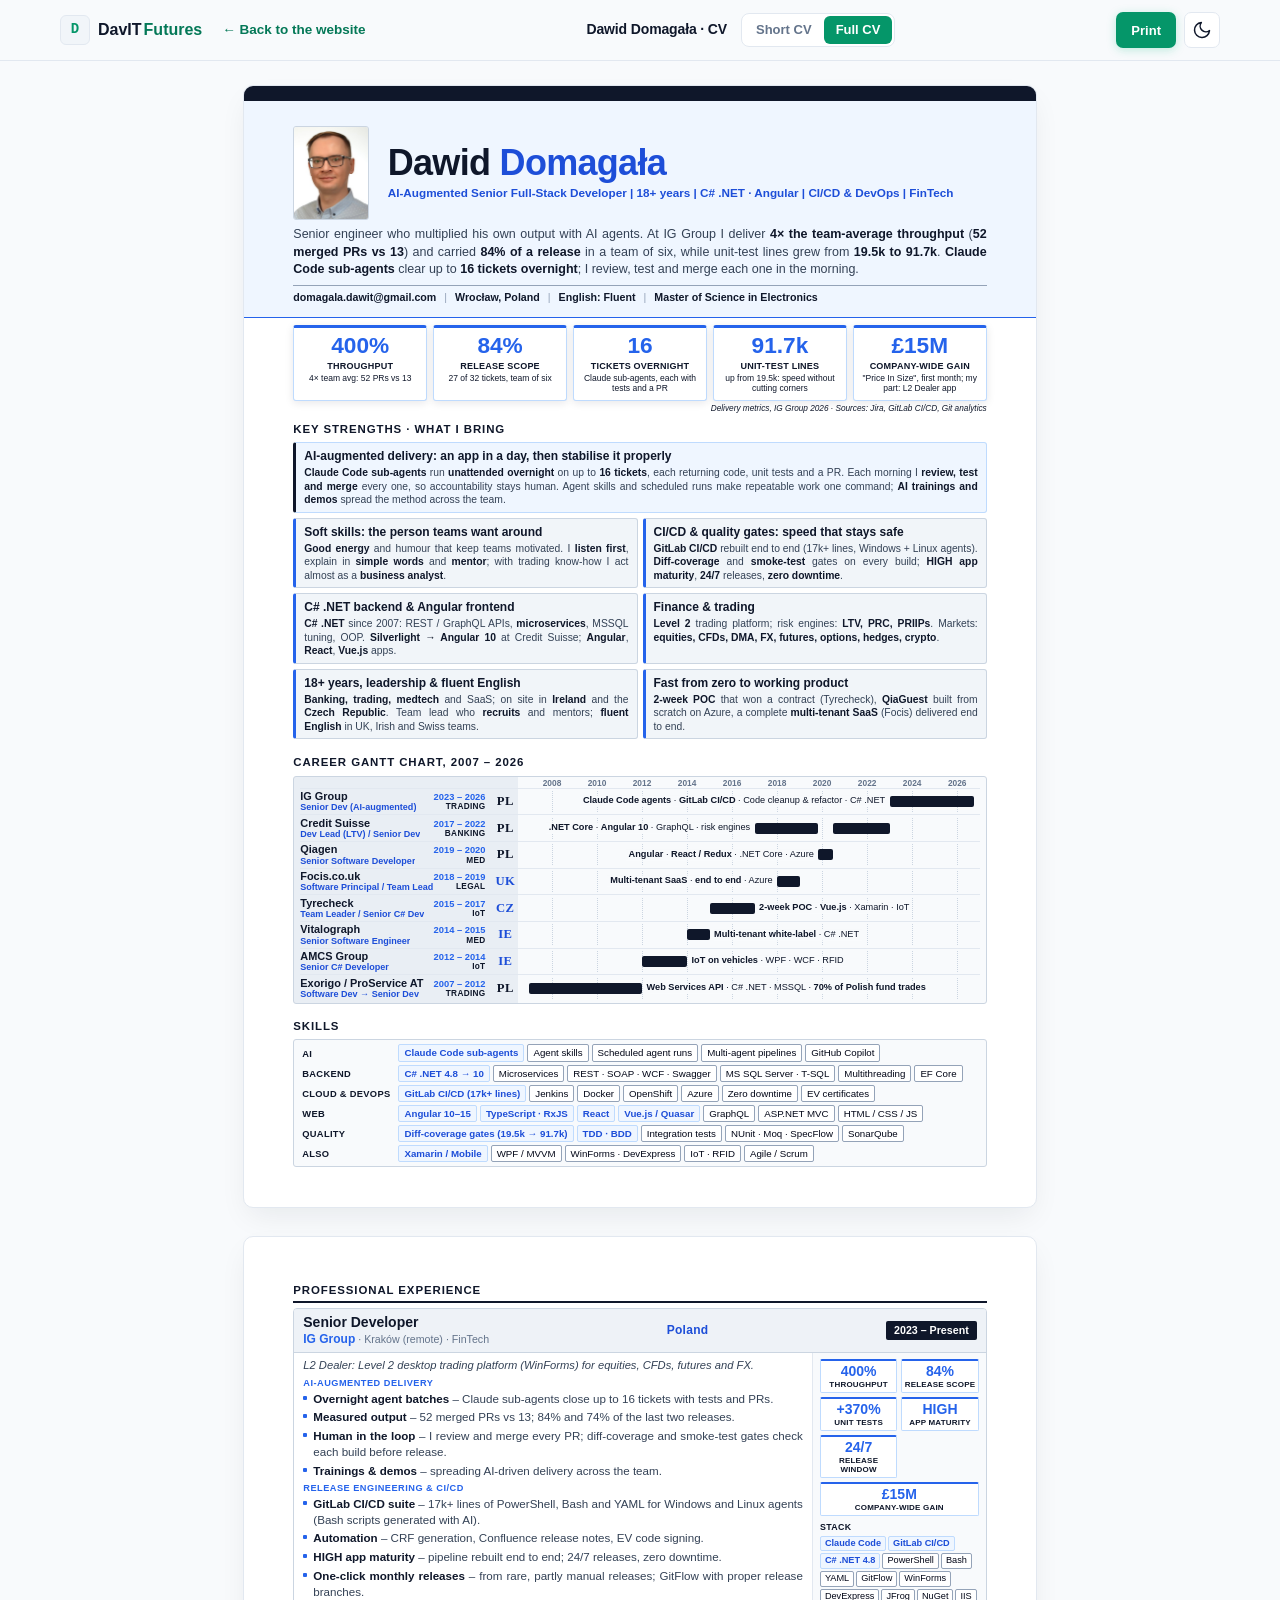
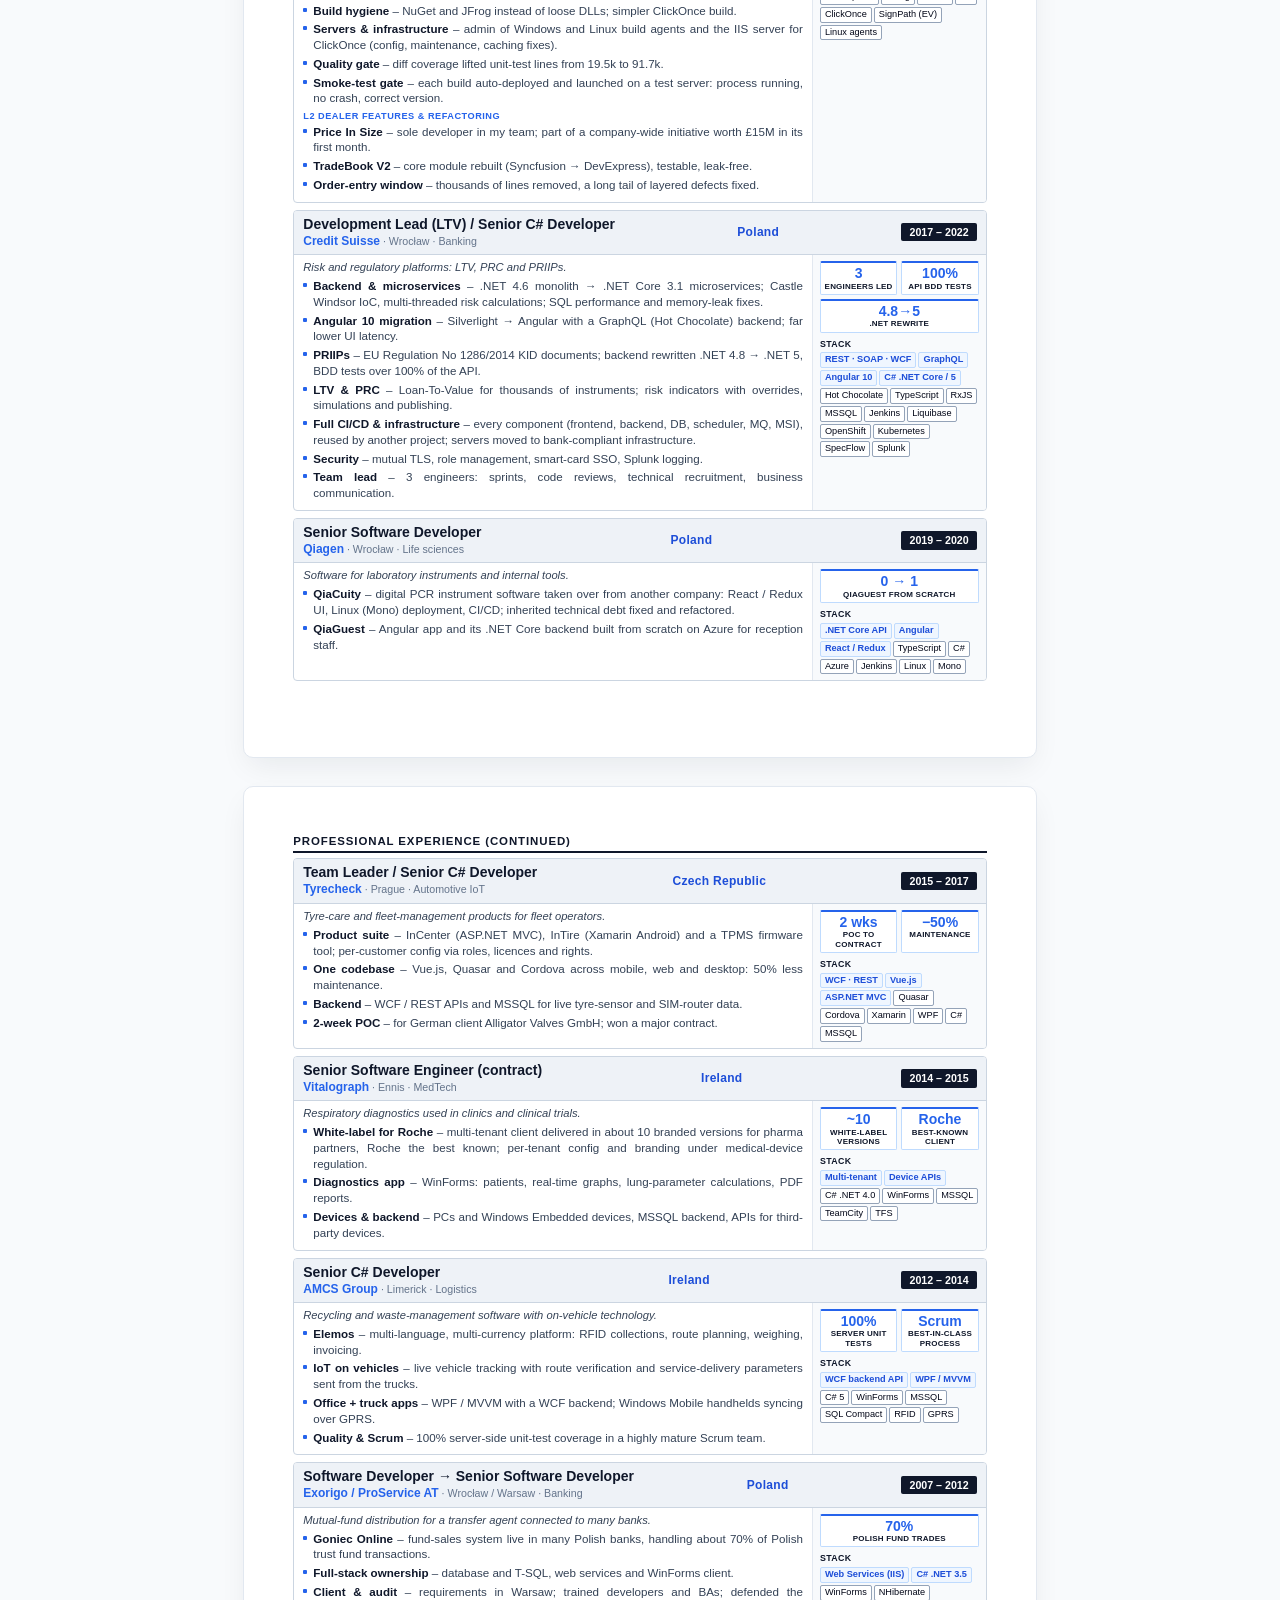
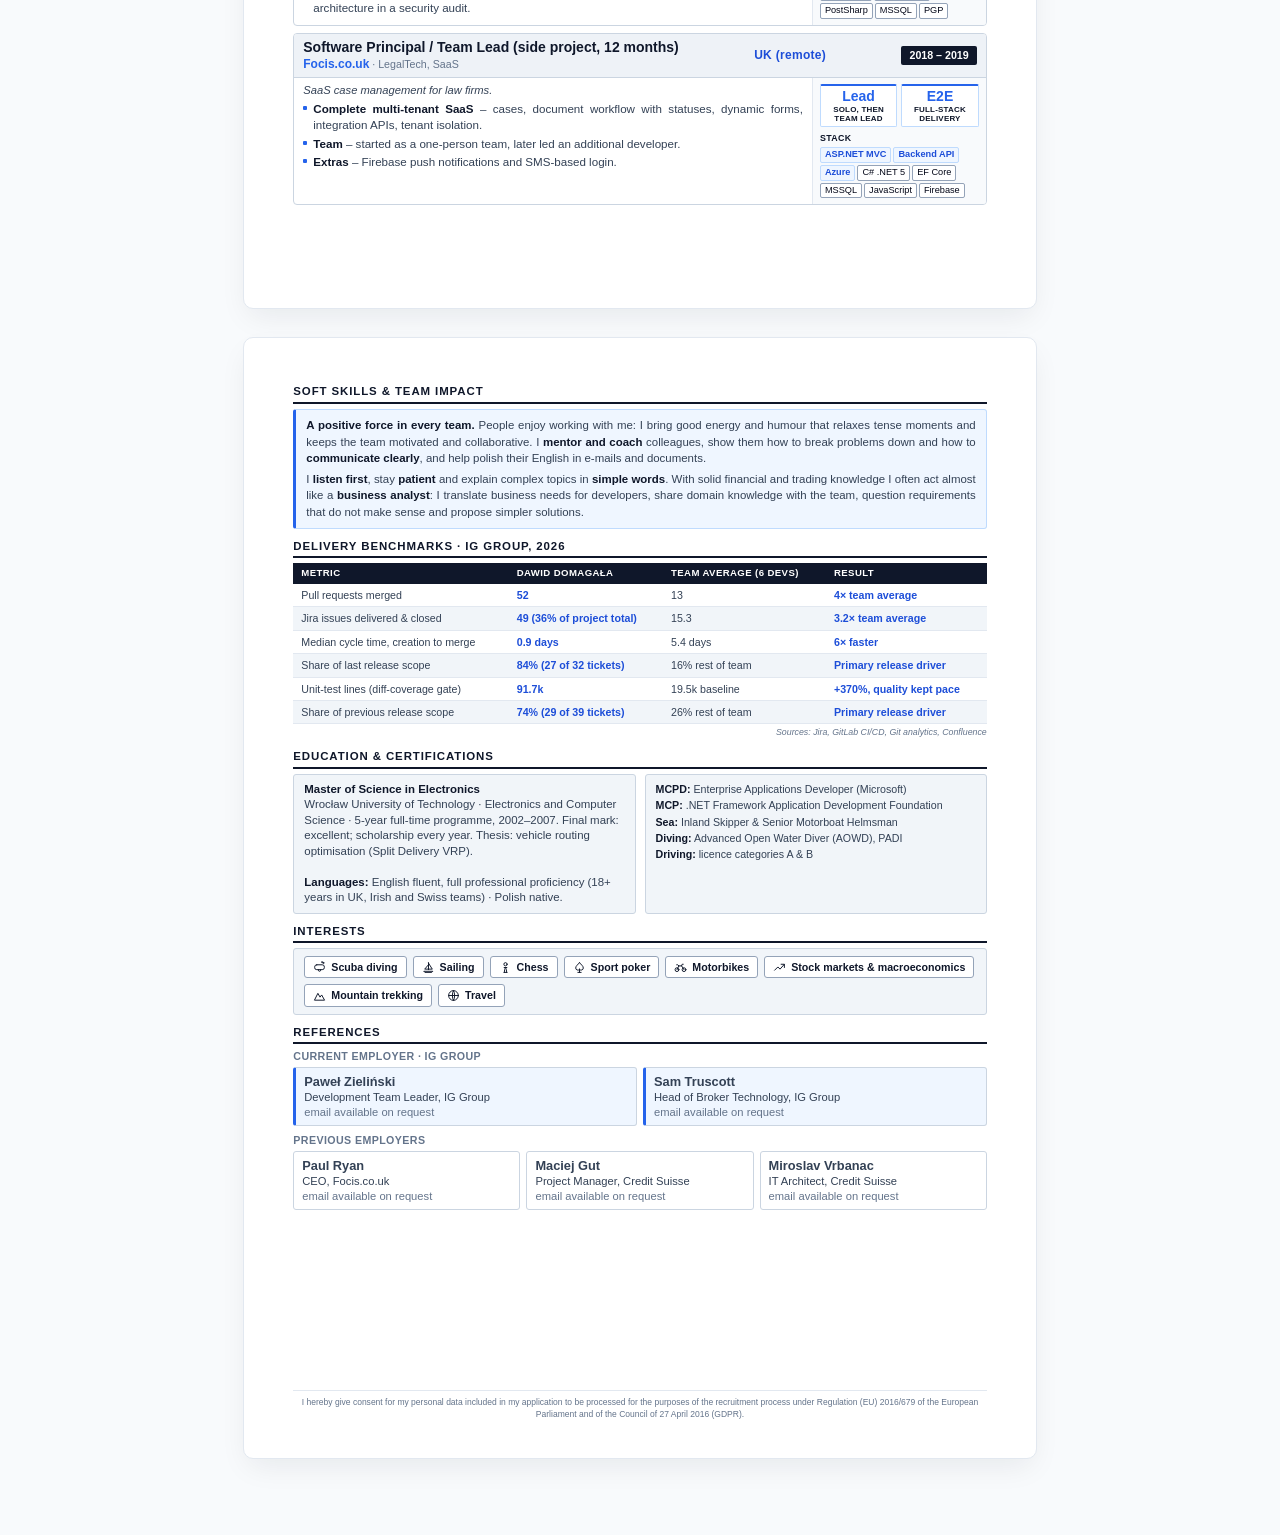
<file: src/DavITFutures.Web/wwwroot/cv/Dawid-Domagala-CV-full.html>
<!DOCTYPE html>
<html lang="en">
<head>
<meta charset="UTF-8">
<meta name="viewport" content="width=device-width, initial-scale=1, viewport-fit=cover">
<title>Dawid Domagała – CV</title>
<script>
(function () {
    var d = document.documentElement, t = null;
    try { t = localStorage.getItem("davit-theme"); } catch (e) { }
    d.dataset.theme = t || (matchMedia("(prefers-color-scheme: light)").matches ? "light" : "dark");
})();
</script>
<link rel="icon" type="image/svg+xml" href="../favicon.svg">
<link rel="stylesheet" href="https://fonts.googleapis.com/css2?family=Inter:wght@500;600;700;800&display=swap">

<style>
:root{--bg:#cbd5e1;--ink:#0f172a;--tx:#334155;--mute:#64748b;--line:#e2e8f0;--soft:#f1f5f9;--ac:#2563eb;--acd:#1d4ed8;--acl:#eff6ff;--acb:#bfdbfe;--hero:#0f172a;
box-sizing:border-box;padding-top:env(safe-area-inset-top,0px);padding-bottom:env(safe-area-inset-bottom,0px)}
@media (prefers-color-scheme:dark){:root:not([data-theme="light"]){--bg:#0b1220}}
:root[data-theme="dark"]{--bg:#0b1220}
html{scroll-padding-top:env(safe-area-inset-top,0px)}
*{box-sizing:border-box;margin:0;padding:0;-webkit-print-color-adjust:exact;print-color-adjust:exact}
body{background:var(--bg);font:8.6pt/1.35 -apple-system,BlinkMacSystemFont,"Segoe UI",Roboto,"Helvetica Neue",Arial,sans-serif;color:var(--tx);display:flex;flex-direction:column;align-items:center;padding:16px 8px}
.bar{position:sticky;top:env(safe-area-inset-top,0px);z-index:9;margin-bottom:14px;display:flex;gap:12px;align-items:center;background:rgba(15,23,42,.94);padding:7px 16px;border-radius:99px;color:#94a3b8;font-size:12px}
.bar button{background:var(--ac);color:#fff;border:0;border-radius:99px;padding:6px 15px;font-weight:600;font-size:13px;cursor:pointer}
.bar button:hover{background:var(--acd)}
.wrap{max-width:100%;overflow-x:auto}
.page{width:210mm;min-height:297mm;background:#fff;margin:0 auto 18px;padding:0 13mm 10mm;box-shadow:0 4px 20px rgba(15,23,42,.15);display:flex;flex-direction:column;gap:7px}
h2{font-size:8.6pt;font-weight:800;text-transform:uppercase;letter-spacing:.9px;color:var(--ink);border-bottom:2px solid var(--ink);padding-bottom:2px;margin-bottom:5px}
h2.nl{border-bottom:0;padding-bottom:0;margin-top:11px}
strong{color:var(--ink)}
/* HERO */
.hero{margin:0 -13mm;padding:6.5mm 13mm 3.5mm;background:var(--acl);border-top:4mm solid var(--ink);border-bottom:1.5px solid var(--ac)}
.hero .id{display:flex;gap:5mm;align-items:center}
.photo{flex:none;width:20mm;height:25mm;object-fit:cover;border-radius:3px;border:1px solid #cbd5e1}
.mono{flex:none;width:19mm;height:19mm;background:var(--ink);color:#fff;border-radius:3px;display:flex;align-items:center;justify-content:center;font-size:20pt;font-weight:900;letter-spacing:-1px}
.hero h1{font-size:27pt;font-weight:900;letter-spacing:-.7px;line-height:1;color:var(--ink)}
.hero h1 span{color:var(--acd)}
.hero .role{color:var(--acd);font-weight:800;font-size:8.8pt;margin-top:4px;white-space:nowrap}
.hero .pitch{font-size:9.4pt;line-height:1.4;margin-top:6px;color:var(--tx);text-align:justify}
.hero .pitch b{color:var(--ink)}
.contact{display:flex;flex-wrap:wrap;gap:3px 0;margin-top:6px;padding-top:4px;border-top:1px solid #94a3b8;font-size:8pt;color:var(--ink);font-weight:600}
.contact span:not(:last-child)::after{content:"|";color:#94a3b8;margin:0 8px;font-weight:400}
/* KPI */
.kpis{display:grid;grid-template-columns:repeat(5,1fr);gap:6px;margin-top:0}
.kpi{background:#fff;border:1px solid var(--acb);border-top:3px solid var(--ac);border-radius:3px;padding:6px 5px;text-align:center;box-shadow:0 2px 8px rgba(15,23,42,.1)}
.kpi b{display:block;font-size:17pt;font-weight:900;color:var(--ac);line-height:1}
.kpi span{display:block;font-size:6.8pt;font-weight:800;text-transform:uppercase;color:var(--ink);margin-top:3px;letter-spacing:.2px}
.kpi i{display:block;font-size:6.4pt;color:var(--ink);font-style:normal;margin-top:1px;line-height:1.2}
.src{font-size:6.2pt;color:var(--ink);font-style:italic;text-align:right;margin-top:-5px}
/* PILLARS */
.pillars{display:grid;grid-template-columns:1fr 1fr;gap:5px}
.pil{background:var(--soft);border:1px solid #cbd5e1;border-left:3.5px solid var(--ac);border-radius:3px;padding:5px 8px}
.pil h3{font-size:9pt;color:var(--ink);margin-bottom:2px}
.pil p{font-size:7.75pt;line-height:1.3;text-align:justify}
.pil.wide{grid-column:1/-1;background:var(--acl);border-color:var(--acb);border-left:3.5px solid var(--ink)}
/* TECH */
.tech{display:grid;grid-template-columns:auto 1fr;gap:3px 8px;align-items:center;border:1px solid #cbd5e1;border-radius:3px;background:#f8fafc;padding:4px 8px}
.tech dt{font-size:7pt;font-weight:800;text-transform:uppercase;color:var(--ink);padding-top:2px;letter-spacing:.3px}
.pills{display:flex;flex-wrap:wrap;gap:3px}
.pills span{background:#fff;border:1px solid #94a3b8;border-radius:2px;padding:1px 5px;font-size:7.3pt;color:#020617}
.pills span.h{background:var(--acl);border-color:var(--acb);color:var(--acd);font-weight:800}
/* TIMELINE */
.tl{display:grid;grid-template-columns:repeat(4,1fr);gap:5px}
.tl div{background:var(--soft);border:1px solid #cbd5e1;border-radius:3px;padding:5px 6px;line-height:1.22;display:flex;flex-direction:column}
.tl .y{color:var(--ac);font-weight:900;font-size:8.4pt}
.tl b{display:block;font-size:8.6pt;color:var(--ink)}
.tl em{display:block;font-style:normal;font-weight:800;font-size:6.5pt;text-transform:uppercase;letter-spacing:.2px;color:var(--ink)}
.tl u{display:block;text-decoration:none;font-weight:700;color:var(--ac);font-size:7pt;margin:1px 0 2px}
.tl small{display:block;font-size:6.7pt;color:var(--tx);background:#fff;border:1px solid #cbd5e1;border-radius:2px;padding:2px 4px}
.tl small b{display:inline;font-size:inherit}
.tl div.side{border-style:dashed;background:#fff;border-right:3.5px solid var(--ac)}
.tl s{text-decoration:none;font-size:6pt;color:var(--ac);font-weight:800}
.tl div.now{border-left:3.5px solid var(--ac)}
/* GANTT */
.gantt{display:flex;flex-direction:column;border:1px solid #cbd5e1;border-radius:3px;background:linear-gradient(to right,#e9eef4 0,#e9eef4 calc(6px + 57mm + 3px),#f8fafc calc(6px + 57mm + 3px));padding:1px 6px 2px}
.gr,.gaxis{display:grid;grid-template-columns:49mm 9mm 1fr;gap:5px;align-items:center}
.gcc{font-family:Georgia,"Times New Roman",serif;font-size:9.5pt;font-weight:700;letter-spacing:.4px;text-indent:-.4px;text-align:center;color:var(--ink);line-height:1;transform:translateX(-2px)}
.gcc.f{color:var(--acd)}
.gr{border-top:1px solid #e2e8f0;padding:1.5px 0}
.gaxis .gt{height:10px}
.gaxis .gt span{position:absolute;transform:translateX(-50%);font-size:6.3pt;font-weight:800;color:var(--mute);top:0}
.gl{min-width:0}
.gh{display:flex;justify-content:space-between;gap:6px;align-items:baseline;line-height:1.1}
.gh b{font-size:8.2pt;color:var(--ink)}
.gh span{font-size:7pt;font-weight:800;color:var(--ac);white-space:nowrap}
.gs{font-size:6.8pt;font-weight:700;color:var(--acd);line-height:1.15;white-space:nowrap;display:flex;justify-content:space-between;gap:6px}
.gs u{text-decoration:none;overflow:hidden;text-overflow:ellipsis}
.gs i{font-style:normal;font-weight:600;color:var(--ink);font-size:6.2pt;letter-spacing:.3px}
.gt{position:relative;height:21px}
.gt i{position:absolute;top:0;bottom:0;border-left:1px dotted #cbd5e1}
.gb{position:absolute;top:5px;height:11px;border-radius:2px;background:var(--ink)}
.gx{position:absolute;top:50%;transform:translateY(-50%);font-style:normal;font-size:6.9pt;color:var(--ink);white-space:nowrap;background:#f8fafc;padding:0 3px;line-height:1.2}
.gx b{color:var(--ink);font-weight:800}
.gx{padding:0 3px 0 0}
.gxr{padding:0 0 0 3px;text-align:right}

/* EXPERIENCE CARDS */
.xjob{border:1px solid #cbd5e1;border-radius:4px;overflow:hidden;break-inside:avoid;background:#fff}
.xhead{display:flex;justify-content:space-between;align-items:center;gap:8px;background:#eef2f7;border-bottom:1px solid #cbd5e1;padding:5px 9px}
.xhead .xr{font-size:10.5pt;font-weight:800;color:var(--ink);line-height:1.15}
.xhead .xc{font-size:8pt;color:var(--mute);margin-top:1px}
.xhead .xc b{color:var(--ac);font-size:9pt;font-weight:800}
.xhead .dt{font-weight:800;color:#fff;background:var(--ink);padding:2px 8px;border-radius:2px;font-size:8pt;white-space:nowrap}
.xbody{display:grid;grid-template-columns:1fr 46mm;gap:0}
.xmain{padding:5px 9px 6px}
.xside{background:#f8fafc;border-left:1px solid #e2e8f0;padding:6px 7px;display:flex;flex-direction:column;gap:6px}
.xctx{font-size:8.4pt;color:var(--tx);font-style:italic;margin-bottom:3px}
.xg{font-size:6.9pt;font-weight:800;text-transform:uppercase;letter-spacing:.5px;color:var(--ac);margin:4px 0 1px}
.xl{list-style:none}
.xl li{position:relative;padding-left:10px;margin-bottom:3px;font-size:8.7pt;line-height:1.36;text-align:justify}
.xl li::before{content:"";position:absolute;left:0;top:5px;width:4px;height:4px;background:var(--ac);border-radius:1px}
.xl li b{color:var(--ink);font-weight:800}
.xk{display:grid;grid-template-columns:1fr 1fr;gap:4px}
.xk div{background:#fff;border:1px solid var(--acb);border-top:2px solid var(--ac);border-radius:2px;padding:3px 2px;text-align:center}
.xk b{display:block;font-size:10.5pt;font-weight:900;color:var(--ac);line-height:1.05}
.xk span{display:block;font-size:6pt;font-weight:700;color:var(--ink);text-transform:uppercase;letter-spacing:.2px;line-height:1.15;margin-top:1px}
.xk div.w{grid-column:1/-1}
.xst{font-size:6.6pt;font-weight:800;text-transform:uppercase;letter-spacing:.4px;color:var(--ink);margin-bottom:2px}
.xp{display:flex;flex-wrap:wrap;gap:2px}
.xp span{background:#fff;border:1px solid #94a3b8;border-radius:2px;padding:0 4px;font-size:6.9pt;color:#020617;line-height:1.5}
.xp span.h{background:var(--acl);border-color:var(--acb);color:var(--acd);font-weight:800}

.xlist{display:flex;flex-direction:column;gap:7px}


/* EXPERIENCE CARDS */
.xjob{border:1px solid #cbd5e1;border-radius:4px;overflow:hidden;break-inside:avoid;background:#fff}
.xhead{display:flex;justify-content:space-between;align-items:center;gap:8px;background:#eef2f7;border-bottom:1px solid #cbd5e1;padding:5px 9px}
.xhead .xr{font-size:10.5pt;font-weight:800;color:var(--ink);line-height:1.15}
.xhead .xc{font-size:8pt;color:var(--mute);margin-top:1px}
.xh1{flex:none}
.xctry{flex:1;text-align:center;font-size:9pt;font-weight:800;color:var(--acd);letter-spacing:.3px}
.xhead .xc b{color:var(--ac);font-size:9pt;font-weight:800}
.xhead .dt{font-weight:800;color:#fff;background:var(--ink);padding:2px 8px;border-radius:2px;font-size:8pt;white-space:nowrap}
.xbody{display:grid;grid-template-columns:1fr 46mm;gap:0}
.xmain{padding:5px 9px 6px}
.xside{background:#f8fafc;border-left:1px solid #e2e8f0;padding:6px 7px;display:flex;flex-direction:column;gap:6px}
.xctx{font-size:8.4pt;color:var(--tx);font-style:italic;margin-bottom:3px}
.xg{font-size:6.9pt;font-weight:800;text-transform:uppercase;letter-spacing:.5px;color:var(--ac);margin:4px 0 1px}
.xl{list-style:none}
.xl li{position:relative;padding-left:10px;margin-bottom:3px;font-size:8.7pt;line-height:1.36;text-align:justify}
.xl li::before{content:"";position:absolute;left:0;top:5px;width:4px;height:4px;background:var(--ac);border-radius:1px}
.xl li b{color:var(--ink);font-weight:800}
.xk{display:grid;grid-template-columns:1fr 1fr;gap:4px}
.xk div{background:#fff;border:1px solid var(--acb);border-top:2px solid var(--ac);border-radius:2px;padding:3px 2px;text-align:center}
.xk b{display:block;font-size:10.5pt;font-weight:900;color:var(--ac);line-height:1.05}
.xk span{display:block;font-size:6pt;font-weight:700;color:var(--ink);text-transform:uppercase;letter-spacing:.2px;line-height:1.15;margin-top:1px}
.xk div.w{grid-column:1/-1}
.xst{font-size:6.6pt;font-weight:800;text-transform:uppercase;letter-spacing:.4px;color:var(--ink);margin-bottom:2px}
.xp{display:flex;flex-wrap:wrap;gap:2px}
.xp span{background:#fff;border:1px solid #94a3b8;border-radius:2px;padding:0 4px;font-size:6.9pt;color:#020617;line-height:1.5}
.xp span.h{background:var(--acl);border-color:var(--acb);color:var(--acd);font-weight:800}

.xlist{display:flex;flex-direction:column;gap:7px}

/* SOFT BAR */
.soft{display:grid;grid-template-columns:1fr 1fr;gap:10px;background:var(--acl);border:1px solid var(--acb);border-radius:3px;padding:7px 10px;margin-top:auto}
.soft h3{font-size:7.6pt;text-transform:uppercase;letter-spacing:.4px;color:var(--ink);margin-bottom:2px}
.soft p{font-size:7.9pt;line-height:1.35}
/* JOBS */
.job{padding-bottom:8px;break-inside:avoid}
.job+.job{border-top:1.5px solid var(--ac);padding-top:8px}
.jh{display:flex;justify-content:space-between;align-items:center;gap:8px}
.jh .ro{font-size:10.5pt;font-weight:800;color:var(--ink)}
.loc .co{font-style:normal;font-weight:800;color:var(--ac);font-size:9pt}
.jh .dt{font-weight:800;color:#fff;background:var(--ink);padding:1px 7px;border-radius:2px;font-size:7.8pt;white-space:nowrap}
.loc{font-size:7.8pt;color:var(--mute);margin-bottom:2px}
.st{font-size:7.4pt;font-weight:800;text-transform:uppercase;color:var(--ink);letter-spacing:.3px;margin:3px 0 1px}
ul.l{list-style:none}
ul.l li{position:relative;padding-left:11px;margin-bottom:2px;text-align:justify}
ul.l li strong{white-space:nowrap}
ul.l li::before{content:"•";position:absolute;left:0;color:var(--ac);font-weight:700}
.stack{font-size:9pt;color:var(--tx);background:var(--soft);border-left:2px solid #cbd5e1;padding:2px 6px;margin-top:3px}
/* PAGE 3 */
.g2{display:grid;grid-template-columns:1fr 1fr;gap:9px}
.box{background:var(--soft);border:1px solid #cbd5e1;border-radius:3px;padding:7px 10px;break-inside:avoid}
.box ul{list-style:none;font-size:8pt}.box li{margin-bottom:2px}
.audit{width:100%;border-collapse:collapse;font-size:8pt}
.audit th{background:var(--ink);color:#fff;text-align:left;padding:4px 8px;font-size:7.2pt;text-transform:uppercase;letter-spacing:.4px}
.audit td{padding:4px 8px;border-bottom:1px solid var(--line)}
.audit tr:nth-child(even) td{background:var(--soft)}
.audit .hm{font-weight:800;color:var(--acd)}
.tsrc{font-size:6.6pt;color:var(--mute);font-style:italic;text-align:right;margin-top:3px}
.box.soft2{background:var(--acl);border-color:var(--acb);border-left:3.5px solid var(--ac)}
.soft2 p{font-size:8.6pt;line-height:1.45;text-align:justify;color:var(--tx)}
.soft2 p+p{margin-top:4px}
.ibox{display:flex;flex-wrap:wrap;gap:6px}
.ib{display:inline-flex;align-items:center;gap:5px;background:#fff;border:1px solid #94a3b8;border-radius:3px;padding:3px 8px;font-size:8pt;font-weight:600;color:var(--ink)}
.ib svg{flex:none}
.reflabel{font-size:8pt;font-weight:800;text-transform:uppercase;letter-spacing:.4px;color:var(--mute);margin:0 0 3px}
.refs{display:grid;grid-template-columns:repeat(3,1fr);gap:6px}
.refs.two{grid-template-columns:repeat(2,1fr);margin-bottom:7px}
.ref.key{border-left:3px solid var(--ac);background:var(--acl)}
.ref{background:#fff;border:1px solid #cbd5e1;border-radius:3px;padding:5px 8px;font-size:8.4pt;line-height:1.35}
.ref b{display:block;font-size:9.6pt}
.gdpr{margin-top:auto;border-top:1px solid var(--line);padding-top:6px;font-size:6.4pt;color:var(--mute);text-align:center}
.pagetop{padding-top:12.4mm}
.page.p1{padding-bottom:2mm}
@media print{
@page{size:A4;margin:0}
body{background:none!important;padding:0!important;display:block!important}
.bar{display:none!important}
.wrap{overflow:visible}
.page{box-shadow:none!important;margin:0!important;width:210mm!important;height:297mm!important;overflow:hidden!important;break-after:page}
.page:last-child{break-after:auto}
}
</style>
<link rel="stylesheet" href="cv-page.css">
</head>
<body class="cv cv-full">
<header class="dvt-fixed-header">
  <div class="dvt-inner">
    <div class="dvt-left">
      <a class="dvt-logo" href="/" title="DavIT Futures"><span class="dvt-mark">D</span><span>DavIT<b>Futures</b></span></a>
      <a class="dvt-back-link" href="/cv" onclick="if (window.history.length > 1 && document.referrer && document.referrer.indexOf(window.location.host) !== -1) { window.history.back(); return false; }" data-label="back">&larr; Back to the website</a>
    </div>
    <div class="dvt-center">
      <span class="dvt-title">Dawid Domagała · CV</span>
      <nav class="dvt-seg" aria-label="CV">
        <a href="Dawid-Domagala-CV-short.html" class="" data-label="short">Short CV</a>
        <a href="Dawid-Domagala-CV-full.html" class="active" data-label="full">Full CV</a>
      </nav>
    </div>
    <div class="dvt-actions">
      <button type="button" class="dvt-btn dvt-print" onclick="window.print()" data-label="print">
        <svg width="15" height="15" viewBox="0 0 24 24" fill="none" stroke="currentColor" stroke-width="2" stroke-linecap="round" stroke-linejoin="round" style="margin-right:6px"><path d="M6 9V2h12v7M6 18H4a2 2 0 01-2-2v-5a2 2 0 012-2h16a2 2 0 012 2v5a2 2 0 01-2 2h-2"/><rect x="6" y="14" width="12" height="8"/></svg>
        Print
      </button>
      <button type="button" class="dvt-btn dvt-icon dvt-theme" data-label="theme" aria-label="Change theme"></button>
    </div>
  </div>
</header>

<div class="bar"><button onclick="window.print()">Print / Save as PDF</button><span>A4 · 4 pages · in the print dialog set Margins: None</span></div>
<div class="wrap">

<!-- ===== PAGE 1: SHOWCASE ===== -->
<div class="page p1">
 <div class="hero">
  <div class="id">
   <img class="photo" src="[data-uri]" alt="Dawid Domagała">
   <div>
    <h1>Dawid <span>Domagała</span></h1>
    <div class="role">AI-Augmented Senior Full-Stack Developer | 18+ years | C# .NET · Angular | CI/CD &amp; DevOps | FinTech</div>
   </div>
  </div>
  <p class="pitch">Senior engineer who multiplied his own output with AI agents. At IG Group I deliver <b>4× the team-average throughput</b> (<b>52 merged PRs vs 13</b>) and carried <b>84% of a release</b> in a team of six, while unit-test lines grew from <b>19.5k to 91.7k</b>. <b>Claude Code sub-agents</b> clear up to <b>16 tickets overnight</b>; I review, test and merge each one in the morning.</p>
  <div class="contact"><span>domagala.dawit@gmail.com</span><span>Wrocław, Poland</span><span>English: Fluent</span><span>Master of Science in Electronics</span></div>
 </div>

 <div class="kpis">
  <div class="kpi"><b>400%</b><span>Throughput</span><i>4× team avg: 52 PRs vs 13</i></div>
  <div class="kpi"><b>84%</b><span>Release scope</span><i>27 of 32 tickets, team of six</i></div>
  <div class="kpi"><b>16</b><span>Tickets overnight</span><i>Claude sub-agents, each with tests and a PR</i></div>
  <div class="kpi"><b>91.7k</b><span>Unit-test lines</span><i>up from 19.5k: speed without cutting corners</i></div>
  <div class="kpi"><b>£15M</b><span>Company-wide gain</span><i>"Price In Size", first month; my part: L2 Dealer app</i></div>
 </div>
 <div class="src">Delivery metrics, IG Group 2026 · Sources: Jira, GitLab CI/CD, Git analytics</div>

 <section>
  <h2 class="nl" style="margin-top:1px">Key strengths · What I bring</h2>
  <div class="pillars">
   <div class="pil wide"><h3>AI-augmented delivery: an app in a day, then stabilise it properly</h3><p><strong>Claude Code sub-agents</strong> run <strong>unattended overnight</strong> on up to <strong>16 tickets</strong>, each returning code, unit tests and a PR. Each morning I <strong>review, test and merge</strong> every one, so accountability stays human. Agent skills and scheduled runs make repeatable work one command; <strong>AI trainings and demos</strong> spread the method across the team.</p></div>
   <div class="pil"><h3>Soft skills: the person teams want around</h3><p><strong>Good energy</strong> and humour that keep teams motivated. I <strong>listen first</strong>, explain in <strong>simple words</strong> and <strong>mentor</strong>; with trading know-how I act almost as a <strong>business analyst</strong>.</p></div>
   <div class="pil"><h3>CI/CD &amp; quality gates: speed that stays safe</h3><p><strong>GitLab CI/CD</strong> rebuilt end to end (17k+ lines, Windows + Linux agents). <strong>Diff-coverage</strong> and <strong>smoke-test</strong> gates on every build; <strong>HIGH app maturity</strong>, <strong>24/7</strong> releases, <strong>zero downtime</strong>.</p></div>
   <div class="pil"><h3>C# .NET backend &amp; Angular frontend</h3><p><strong>C# .NET</strong> since 2007: REST / GraphQL APIs, <strong>microservices</strong>, MSSQL tuning, OOP. <strong>Silverlight → Angular 10</strong> at Credit Suisse; <strong>Angular</strong>, <strong>React</strong>, <strong>Vue.js</strong> apps.</p></div>
   <div class="pil"><h3>Finance &amp; trading</h3><p><strong>Level 2</strong> trading platform; risk engines: <strong>LTV, PRC, PRIIPs</strong>. Markets: <strong>equities, CFDs, DMA, FX, futures, options, hedges, crypto</strong>.</p></div>
   <div class="pil"><h3>18+ years, leadership &amp; fluent English</h3><p><strong>Banking, trading, medtech</strong> and SaaS; on site in <strong>Ireland</strong> and the <strong>Czech Republic</strong>. Team lead who <strong>recruits</strong> and mentors; <strong>fluent English</strong> in UK, Irish and Swiss teams.</p></div>
   <div class="pil"><h3>Fast from zero to working product</h3><p><strong>2-week POC</strong> that won a contract (Tyrecheck), <strong>QiaGuest</strong> built from scratch on Azure, a complete <strong>multi-tenant SaaS</strong> (Focis) delivered end to end.</p></div>
  </div>
 </section>

 <section>
  <h2 class="nl" style="margin-top:9px">Career Gantt Chart, 2007 – 2026</h2>
  <div class="gantt">
   <div class="gaxis"><div class="gl"></div><div class="gcc"></div><div class="gt"><span style="left:5.000%">2008</span><span style="left:15.000%">2010</span><span style="left:25.000%">2012</span><span style="left:35.000%">2014</span><span style="left:45.000%">2016</span><span style="left:55.000%">2018</span><span style="left:65.000%">2020</span><span style="left:75.000%">2022</span><span style="left:85.000%">2024</span><span style="left:95.000%">2026</span></div></div>
   <div class="gr"><div class="gl"><div class="gh"><b>IG Group</b><span>2023 – 2026</span></div><div class="gs"><u>Senior Dev (AI-augmented)</u><i>TRADING</i></div></div><div class="gcc">PL</div><div class="gt"><i style="left:5.000%"></i><i style="left:15.000%"></i><i style="left:25.000%"></i><i style="left:35.000%"></i><i style="left:45.000%"></i><i style="left:55.000%"></i><i style="left:65.000%"></i><i style="left:75.000%"></i><i style="left:85.000%"></i><i style="left:95.000%"></i><span class="gb " style="left:80.000%;width:18.750%"></span><em class="gx gxr" style="right:21.000%"><b>Claude Code agents</b> · <b>GitLab CI/CD</b> · Code cleanup &amp; refactor · C# .NET</em></div></div>
   <div class="gr"><div class="gl"><div class="gh"><b>Credit Suisse</b><span>2017 – 2022</span></div><div class="gs"><u>Dev Lead (LTV) / Senior Dev</u><i>BANKING</i></div></div><div class="gcc">PL</div><div class="gt"><i style="left:5.000%"></i><i style="left:15.000%"></i><i style="left:25.000%"></i><i style="left:35.000%"></i><i style="left:45.000%"></i><i style="left:55.000%"></i><i style="left:65.000%"></i><i style="left:75.000%"></i><i style="left:85.000%"></i><i style="left:95.000%"></i><span class="gb " style="left:50.000%;width:14.150%"></span><span class="gb " style="left:67.500%;width:12.500%"></span><em class="gx gxr" style="right:51.000%"><b>.NET Core</b> · <b>Angular 10</b> · GraphQL · risk engines</em></div></div>
   <div class="gr"><div class="gl"><div class="gh"><b>Qiagen</b><span>2019 – 2020</span></div><div class="gs"><u>Senior Software Developer</u><i>MED</i></div></div><div class="gcc">PL</div><div class="gt"><i style="left:5.000%"></i><i style="left:15.000%"></i><i style="left:25.000%"></i><i style="left:35.000%"></i><i style="left:45.000%"></i><i style="left:55.000%"></i><i style="left:65.000%"></i><i style="left:75.000%"></i><i style="left:85.000%"></i><i style="left:95.000%"></i><span class="gb " style="left:64.150%;width:3.350%"></span><em class="gx gxr" style="right:36.850%"><b>Angular</b> · <b>React / Redux</b> · .NET Core · Azure</em></div></div>
   <div class="gr"><div class="gl"><div class="gh"><b>Focis.co.uk</b><span>2018 – 2019</span></div><div class="gs"><u>Software Principal / Team Lead</u><i>LEGAL</i></div></div><div class="gcc f">UK</div><div class="gt"><i style="left:5.000%"></i><i style="left:15.000%"></i><i style="left:25.000%"></i><i style="left:35.000%"></i><i style="left:45.000%"></i><i style="left:55.000%"></i><i style="left:65.000%"></i><i style="left:75.000%"></i><i style="left:85.000%"></i><i style="left:95.000%"></i><span class="gb " style="left:55.000%;width:5.000%"></span><em class="gx gxr" style="right:46.000%"><b>Multi-tenant SaaS</b> · <b>end to end</b> · Azure</em></div></div>
   <div class="gr"><div class="gl"><div class="gh"><b>Tyrecheck</b><span>2015 – 2017</span></div><div class="gs"><u>Team Leader / Senior C# Dev</u><i>IoT</i></div></div><div class="gcc f">CZ</div><div class="gt"><i style="left:5.000%"></i><i style="left:15.000%"></i><i style="left:25.000%"></i><i style="left:35.000%"></i><i style="left:45.000%"></i><i style="left:55.000%"></i><i style="left:65.000%"></i><i style="left:75.000%"></i><i style="left:85.000%"></i><i style="left:95.000%"></i><span class="gb " style="left:40.000%;width:10.000%"></span><em class="gx" style="left:51.000%"><b>2-week POC</b> · <b>Vue.js</b> · Xamarin · IoT</em></div></div>
   <div class="gr"><div class="gl"><div class="gh"><b>Vitalograph</b><span>2014 – 2015</span></div><div class="gs"><u>Senior Software Engineer</u><i>MED</i></div></div><div class="gcc f">IE</div><div class="gt"><i style="left:5.000%"></i><i style="left:15.000%"></i><i style="left:25.000%"></i><i style="left:35.000%"></i><i style="left:45.000%"></i><i style="left:55.000%"></i><i style="left:65.000%"></i><i style="left:75.000%"></i><i style="left:85.000%"></i><i style="left:95.000%"></i><span class="gb " style="left:35.000%;width:5.000%"></span><em class="gx" style="left:41.000%"><b>Multi-tenant white-label</b> · C# .NET</em></div></div>
   <div class="gr"><div class="gl"><div class="gh"><b>AMCS Group</b><span>2012 – 2014</span></div><div class="gs"><u>Senior C# Developer</u><i>IoT</i></div></div><div class="gcc f">IE</div><div class="gt"><i style="left:5.000%"></i><i style="left:15.000%"></i><i style="left:25.000%"></i><i style="left:35.000%"></i><i style="left:45.000%"></i><i style="left:55.000%"></i><i style="left:65.000%"></i><i style="left:75.000%"></i><i style="left:85.000%"></i><i style="left:95.000%"></i><span class="gb " style="left:25.000%;width:10.000%"></span><em class="gx" style="left:36.000%"><b>IoT on vehicles</b> · WPF · WCF · RFID</em></div></div>
   <div class="gr"><div class="gl"><div class="gh"><b>Exorigo / ProService AT</b><span>2007 – 2012</span></div><div class="gs"><u>Software Dev → Senior Dev</u><i>TRADING</i></div></div><div class="gcc">PL</div><div class="gt"><i style="left:5.000%"></i><i style="left:15.000%"></i><i style="left:25.000%"></i><i style="left:35.000%"></i><i style="left:45.000%"></i><i style="left:55.000%"></i><i style="left:65.000%"></i><i style="left:75.000%"></i><i style="left:85.000%"></i><i style="left:95.000%"></i><span class="gb " style="left:0.000%;width:25.000%"></span><em class="gx" style="left:26.000%"><b>Web Services API</b> · C# .NET · MSSQL · <b>70% of Polish fund trades</b></em></div></div>
  </div>
 </section>

 <section>
  <h2 class="nl" style="margin-top:8px">Skills</h2>
  <dl class="tech">
   <dt>AI</dt><div class="pills"><span class="h">Claude Code sub-agents</span><span>Agent skills</span><span>Scheduled agent runs</span><span>Multi-agent pipelines</span><span>GitHub Copilot</span></div>
   <dt>Backend</dt><div class="pills"><span class="h">C# .NET 4.8 → 10</span><span>Microservices</span><span>REST · SOAP · WCF · Swagger</span><span>MS SQL Server · T-SQL</span><span>Multithreading</span><span>EF Core</span></div>
   <dt>Cloud &amp; DevOps</dt><div class="pills"><span class="h">GitLab CI/CD (17k+ lines)</span><span>Jenkins</span><span>Docker</span><span>OpenShift</span><span>Azure</span><span>Zero downtime</span><span>EV certificates</span></div>
   <dt>Web</dt><div class="pills"><span class="h">Angular 10–15</span><span class="h">TypeScript · RxJS</span><span class="h">React</span><span class="h">Vue.js / Quasar</span><span>GraphQL</span><span>ASP.NET MVC</span><span>HTML / CSS / JS</span></div>
   <dt>Quality</dt><div class="pills"><span class="h">Diff-coverage gates (19.5k → 91.7k)</span><span class="h">TDD · BDD</span><span>Integration tests</span><span>NUnit · Moq · SpecFlow</span><span>SonarQube</span></div>
   <dt>Also</dt><div class="pills"><span class="h">Xamarin / Mobile</span><span>WPF / MVVM</span><span>WinForms · DevExpress</span><span>IoT · RFID</span><span>Agile / Scrum</span></div>
  </dl>
 </section>


</div>

<div class="page pagetop">
 <section>
  <h2>Professional experience</h2>
  <div class="xlist">
  <div class="xjob">
   <div class="xhead"><div class="xh1"><div class="xr">Senior Developer</div><div class="xc"><b>IG Group</b> · Kraków (remote) · FinTech</div></div><div class="xctry">Poland</div><div class="dt">2023 – Present</div></div>
   <div class="xbody"><div class="xmain"><div class="xctx">L2 Dealer: Level 2 desktop trading platform (WinForms) for equities, CFDs, futures and FX.</div><div class="xg">AI-augmented delivery</div><ul class="xl"><li><b>Overnight agent batches</b> – Claude sub-agents close up to 16 tickets with tests and PRs.</li><li><b>Measured output</b> – 52 merged PRs vs 13; 84% and 74% of the last two releases.</li><li><b>Human in the loop</b> – I review and merge every PR; diff-coverage and smoke-test gates check each build before release.</li><li><b>Trainings &amp; demos</b> – spreading AI-driven delivery across the team.</li></ul><div class="xg">Release engineering &amp; CI/CD</div><ul class="xl"><li><b>GitLab CI/CD suite</b> – 17k+ lines of PowerShell, Bash and YAML for Windows and Linux agents (Bash scripts generated with AI).</li><li><b>Automation</b> – CRF generation, Confluence release notes, EV code signing.</li><li><b>HIGH app maturity</b> – pipeline rebuilt end to end; 24/7 releases, zero downtime.</li><li><b>One-click monthly releases</b> – from rare, partly manual releases; GitFlow with proper release branches.</li><li><b>Build hygiene</b> – NuGet and JFrog instead of loose DLLs; simpler ClickOnce build.</li><li><b>Servers &amp; infrastructure</b> – admin of Windows and Linux build agents and the IIS server for ClickOnce (config, maintenance, caching fixes).</li><li><b>Quality gate</b> – diff coverage lifted unit-test lines from 19.5k to 91.7k.</li><li><b>Smoke-test gate</b> – each build auto-deployed and launched on a test server: process running, no crash, correct version.</li></ul><div class="xg">L2 Dealer features &amp; refactoring</div><ul class="xl"><li><b>Price In Size</b> – sole developer in my team; part of a company-wide initiative worth £15M in its first month.</li><li><b>TradeBook V2</b> – core module rebuilt (Syncfusion → DevExpress), testable, leak-free.</li><li><b>Order-entry window</b> – thousands of lines removed, a long tail of layered defects fixed.</li></ul></div><div class="xside"><div class="xk"><div class=""><b>400%</b><span>Throughput</span></div><div class=""><b>84%</b><span>Release scope</span></div><div class=""><b>+370%</b><span>Unit tests</span></div><div class=""><b>HIGH</b><span>App maturity</span></div><div class=""><b>24/7</b><span>Release window</span></div><div class="w"><b>£15M</b><span>Company-wide gain</span></div></div><div><div class="xst">Stack</div><div class="xp"><span class="h">Claude Code</span><span class="h">GitLab CI/CD</span><span class="h">C# .NET 4.8</span><span>PowerShell</span><span>Bash</span><span>YAML</span><span>GitFlow</span><span>WinForms</span><span>DevExpress</span><span>JFrog</span><span>NuGet</span><span>IIS</span><span>ClickOnce</span><span>SignPath (EV)</span><span>Linux agents</span></div></div></div></div>
  </div>
  <div class="xjob">
   <div class="xhead"><div class="xh1"><div class="xr">Development Lead (LTV) / Senior C# Developer</div><div class="xc"><b>Credit Suisse</b> · Wrocław · Banking</div></div><div class="xctry">Poland</div><div class="dt">2017 – 2022</div></div>
   <div class="xbody"><div class="xmain"><div class="xctx">Risk and regulatory platforms: LTV, PRC and PRIIPs.</div><ul class="xl"><li><b>Backend &amp; microservices</b> – .NET 4.6 monolith → .NET Core 3.1 microservices; Castle Windsor IoC, multi-threaded risk calculations; SQL performance and memory-leak fixes.</li><li><b>Angular 10 migration</b> – Silverlight → Angular with a GraphQL (Hot Chocolate) backend; far lower UI latency.</li><li><b>PRIIPs</b> – EU Regulation No 1286/2014 KID documents; backend rewritten .NET 4.8 → .NET 5, BDD tests over 100% of the API.</li><li><b>LTV &amp; PRC</b> – Loan-To-Value for thousands of instruments; risk indicators with overrides, simulations and publishing.</li><li><b>Full CI/CD &amp; infrastructure</b> – every component (frontend, backend, DB, scheduler, MQ, MSI), reused by another project; servers moved to bank-compliant infrastructure.</li><li><b>Security</b> – mutual TLS, role management, smart-card SSO, Splunk logging.</li><li><b>Team lead</b> – 3 engineers: sprints, code reviews, technical recruitment, business communication.</li></ul></div><div class="xside"><div class="xk"><div class=""><b>3</b><span>Engineers led</span></div><div class=""><b>100%</b><span>API BDD tests</span></div><div class="w"><b>4.8→5</b><span>.NET rewrite</span></div></div><div><div class="xst">Stack</div><div class="xp"><span class="h">REST · SOAP · WCF</span><span class="h">GraphQL</span><span class="h">Angular 10</span><span class="h">C# .NET Core / 5</span><span>Hot Chocolate</span><span>TypeScript</span><span>RxJS</span><span>MSSQL</span><span>Jenkins</span><span>Liquibase</span><span>OpenShift</span><span>Kubernetes</span><span>SpecFlow</span><span>Splunk</span></div></div></div></div>
  </div>
  <div class="xjob">
   <div class="xhead"><div class="xh1"><div class="xr">Senior Software Developer</div><div class="xc"><b>Qiagen</b> · Wrocław · Life sciences</div></div><div class="xctry">Poland</div><div class="dt">2019 – 2020</div></div>
   <div class="xbody"><div class="xmain"><div class="xctx">Software for laboratory instruments and internal tools.</div><ul class="xl"><li><b>QiaCuity</b> – digital PCR instrument software taken over from another company: React / Redux UI, Linux (Mono) deployment, CI/CD; inherited technical debt fixed and refactored.</li><li><b>QiaGuest</b> – Angular app and its .NET Core backend built from scratch on Azure for reception staff.</li></ul></div><div class="xside"><div class="xk"><div class="w"><b>0 → 1</b><span>QiaGuest from scratch</span></div></div><div><div class="xst">Stack</div><div class="xp"><span class="h">.NET Core API</span><span class="h">Angular</span><span class="h">React / Redux</span><span>TypeScript</span><span>C#</span><span>Azure</span><span>Jenkins</span><span>Linux</span><span>Mono</span></div></div></div></div>
  </div>
  </div>
 </section>
</div>

<div class="page pagetop">
 <section>
  <h2>Professional experience (continued)</h2>
  <div class="xlist">
  <div class="xjob">
   <div class="xhead"><div class="xh1"><div class="xr">Team Leader / Senior C# Developer</div><div class="xc"><b>Tyrecheck</b> · Prague · Automotive IoT</div></div><div class="xctry">Czech Republic</div><div class="dt">2015 – 2017</div></div>
   <div class="xbody"><div class="xmain"><div class="xctx">Tyre-care and fleet-management products for fleet operators.</div><ul class="xl"><li><b>Product suite</b> – InCenter (ASP.NET MVC), InTire (Xamarin Android) and a TPMS firmware tool; per-customer config via roles, licences and rights.</li><li><b>One codebase</b> – Vue.js, Quasar and Cordova across mobile, web and desktop: 50% less maintenance.</li><li><b>Backend</b> – WCF / REST APIs and MSSQL for live tyre-sensor and SIM-router data.</li><li><b>2-week POC</b> – for German client Alligator Valves GmbH; won a major contract.</li></ul></div><div class="xside"><div class="xk"><div class=""><b>2 wks</b><span>POC to contract</span></div><div class=""><b>−50%</b><span>Maintenance</span></div></div><div><div class="xst">Stack</div><div class="xp"><span class="h">WCF · REST</span><span class="h">Vue.js</span><span class="h">ASP.NET MVC</span><span>Quasar</span><span>Cordova</span><span>Xamarin</span><span>WPF</span><span>C#</span><span>MSSQL</span></div></div></div></div>
  </div>
  <div class="xjob">
   <div class="xhead"><div class="xh1"><div class="xr">Senior Software Engineer (contract)</div><div class="xc"><b>Vitalograph</b> · Ennis · MedTech</div></div><div class="xctry">Ireland</div><div class="dt">2014 – 2015</div></div>
   <div class="xbody"><div class="xmain"><div class="xctx">Respiratory diagnostics used in clinics and clinical trials.</div><ul class="xl"><li><b>White-label for Roche</b> – multi-tenant client delivered in about 10 branded versions for pharma partners, Roche the best known; per-tenant config and branding under medical-device regulation.</li><li><b>Diagnostics app</b> – WinForms: patients, real-time graphs, lung-parameter calculations, PDF reports.</li><li><b>Devices &amp; backend</b> – PCs and Windows Embedded devices, MSSQL backend, APIs for third-party devices.</li></ul></div><div class="xside"><div class="xk"><div class=""><b>~10</b><span>White-label versions</span></div><div class=""><b>Roche</b><span>Best-known client</span></div></div><div><div class="xst">Stack</div><div class="xp"><span class="h">Multi-tenant</span><span class="h">Device APIs</span><span>C# .NET 4.0</span><span>WinForms</span><span>MSSQL</span><span>TeamCity</span><span>TFS</span></div></div></div></div>
  </div>
  <div class="xjob">
   <div class="xhead"><div class="xh1"><div class="xr">Senior C# Developer</div><div class="xc"><b>AMCS Group</b> · Limerick · Logistics</div></div><div class="xctry">Ireland</div><div class="dt">2012 – 2014</div></div>
   <div class="xbody"><div class="xmain"><div class="xctx">Recycling and waste-management software with on-vehicle technology.</div><ul class="xl"><li><b>Elemos</b> – multi-language, multi-currency platform: RFID collections, route planning, weighing, invoicing.</li><li><b>IoT on vehicles</b> – live vehicle tracking with route verification and service-delivery parameters sent from the trucks.</li><li><b>Office + truck apps</b> – WPF / MVVM with a WCF backend; Windows Mobile handhelds syncing over GPRS.</li><li><b>Quality &amp; Scrum</b> – 100% server-side unit-test coverage in a highly mature Scrum team.</li></ul></div><div class="xside"><div class="xk"><div class=""><b>100%</b><span>Server unit tests</span></div><div class=""><b>Scrum</b><span>Best-in-class process</span></div></div><div><div class="xst">Stack</div><div class="xp"><span class="h">WCF backend API</span><span class="h">WPF / MVVM</span><span>C# 5</span><span>WinForms</span><span>MSSQL</span><span>SQL Compact</span><span>RFID</span><span>GPRS</span></div></div></div></div>
  </div>
  <div class="xjob">
   <div class="xhead"><div class="xh1"><div class="xr">Software Developer → Senior Software Developer</div><div class="xc"><b>Exorigo / ProService AT</b> · Wrocław / Warsaw · Banking</div></div><div class="xctry">Poland</div><div class="dt">2007 – 2012</div></div>
   <div class="xbody"><div class="xmain"><div class="xctx">Mutual-fund distribution for a transfer agent connected to many banks.</div><ul class="xl"><li><b>Goniec Online</b> – fund-sales system live in many Polish banks, handling about 70% of Polish trust fund transactions.</li><li><b>Full-stack ownership</b> – database and T-SQL, web services and WinForms client.</li><li><b>Client &amp; audit</b> – requirements in Warsaw; trained developers and BAs; defended the architecture in a security audit.</li></ul></div><div class="xside"><div class="xk"><div class="w"><b>70%</b><span>Polish fund trades</span></div></div><div><div class="xst">Stack</div><div class="xp"><span class="h">Web Services (IIS)</span><span class="h">C# .NET 3.5</span><span>WinForms</span><span>NHibernate</span><span>PostSharp</span><span>MSSQL</span><span>PGP</span></div></div></div></div>
  </div>
  <div class="xjob">
   <div class="xhead"><div class="xh1"><div class="xr">Software Principal / Team Lead (side project, 12 months)</div><div class="xc"><b>Focis.co.uk</b> · LegalTech, SaaS</div></div><div class="xctry">UK (remote)</div><div class="dt">2018 – 2019</div></div>
   <div class="xbody"><div class="xmain"><div class="xctx">SaaS case management for law firms.</div><ul class="xl"><li><b>Complete multi-tenant SaaS</b> – cases, document workflow with statuses, dynamic forms, integration APIs, tenant isolation.</li><li><b>Team</b> – started as a one-person team, later led an additional developer.</li><li><b>Extras</b> – Firebase push notifications and SMS-based login.</li></ul></div><div class="xside"><div class="xk"><div class=""><b>Lead</b><span>Solo, then team lead</span></div><div class=""><b>E2E</b><span>Full-stack delivery</span></div></div><div><div class="xst">Stack</div><div class="xp"><span class="h">ASP.NET MVC</span><span class="h">Backend API</span><span class="h">Azure</span><span>C# .NET 5</span><span>EF Core</span><span>MSSQL</span><span>JavaScript</span><span>Firebase</span></div></div></div></div>
  </div>
  </div>
 </section>
</div>

<!-- ===== PAGE 4 ===== -->
<div class="page pagetop" style="gap:10px">
 <section>
  <h2>Soft skills &amp; team impact</h2>
  <div class="box soft2"><p><strong>A positive force in every team.</strong> People enjoy working with me: I bring good energy and humour that relaxes tense moments and keeps the team motivated and collaborative. I <strong>mentor and coach</strong> colleagues, show them how to break problems down and how to <strong>communicate clearly</strong>, and help polish their English in e-mails and documents.</p>
  <p>I <strong>listen first</strong>, stay <strong>patient</strong> and explain complex topics in <strong>simple words</strong>. With solid financial and trading knowledge I often act almost like a <strong>business analyst</strong>: I translate business needs for developers, share domain knowledge with the team, question requirements that do not make sense and propose simpler solutions.</p></div>
 </section>

 <section>
  <h2>Delivery benchmarks · IG Group, 2026</h2>
  <table class="audit">
   <thead><tr><th>Metric</th><th>Dawid Domagała</th><th>Team average (6 devs)</th><th>Result</th></tr></thead>
   <tbody>
    <tr><td>Pull requests merged</td><td class="hm">52</td><td>13</td><td class="hm">4× team average</td></tr>
    <tr><td>Jira issues delivered &amp; closed</td><td class="hm">49 (36% of project total)</td><td>15.3</td><td class="hm">3.2× team average</td></tr>
    <tr><td>Median cycle time, creation to merge</td><td class="hm">0.9 days</td><td>5.4 days</td><td class="hm">6× faster</td></tr>
    <tr><td>Share of last release scope</td><td class="hm">84% (27 of 32 tickets)</td><td>16% rest of team</td><td class="hm">Primary release driver</td></tr>
    <tr><td>Unit-test lines (diff-coverage gate)</td><td class="hm">91.7k</td><td>19.5k baseline</td><td class="hm">+370%, quality kept pace</td></tr>
    <tr><td>Share of previous release scope</td><td class="hm">74% (29 of 39 tickets)</td><td>26% rest of team</td><td class="hm">Primary release driver</td></tr>
   </tbody>
  </table>
  <div class="tsrc">Sources: Jira, GitLab CI/CD, Git analytics, Confluence</div>
 </section>

 <section>
  <h2>Education &amp; certifications</h2>
  <div class="g2">
   <div class="box"><strong>Master of Science in Electronics</strong><br>Wrocław University of Technology · Electronics and Computer Science · 5-year full-time programme, 2002–2007. Final mark: excellent; scholarship every year. Thesis: vehicle routing optimisation (Split Delivery VRP).<br><br><strong>Languages:</strong> English fluent, full professional proficiency (18+ years in UK, Irish and Swiss teams) · Polish native.</div>
   <div class="box"><ul>
    <li><strong>MCPD:</strong> Enterprise Applications Developer (Microsoft)</li>
    <li><strong>MCP:</strong> .NET Framework Application Development Foundation</li>
    <li><strong>Sea:</strong> Inland Skipper &amp; Senior Motorboat Helmsman</li>
    <li><strong>Diving:</strong> Advanced Open Water Diver (AOWD), PADI</li>
    <li><strong>Driving:</strong> licence categories A &amp; B</li></ul></div>
  </div>
 </section>

 <section>
  <h2>Interests</h2>
  <div class="box ibox"><span class="ib"><svg viewBox="0 0 24 24" width="13" height="13" fill="none" stroke="currentColor" stroke-width="1.8" stroke-linecap="round" stroke-linejoin="round"><rect x="3" y="7" width="18" height="9" rx="4"/><path d="M10 16v1a2 2 0 0 0 4 0v-1"/><circle cx="19" cy="3.5" r="1"/><circle cx="16.5" cy="2" r=".6"/></svg>Scuba diving</span><span class="ib"><svg viewBox="0 0 24 24" width="13" height="13" fill="none" stroke="currentColor" stroke-width="1.8" stroke-linecap="round" stroke-linejoin="round"><path d="M12 3v13"/><path d="M12 4l7 11h-7"/><path d="M11 8l-6 7h6"/><path d="M4 19h16l-2 2H6z"/></svg>Sailing</span><span class="ib"><svg viewBox="0 0 24 24" width="13" height="13" fill="none" stroke="currentColor" stroke-width="1.8" stroke-linecap="round" stroke-linejoin="round"><circle cx="12" cy="6" r="3"/><path d="M9.5 12h5"/><path d="M9 21h6"/><path d="M10 21c0-4 .5-6 2-9 1.500 3 2 5 2 9"/></svg>Chess</span><span class="ib"><svg viewBox="0 0 24 24" width="13" height="13" fill="none" stroke="currentColor" stroke-width="1.8" stroke-linecap="round" stroke-linejoin="round"><path d="M12 3c-3 4-7 6-7 10a4 4 0 0 0 7 2.500"/><path d="M12 3c3 4 7 6 7 10a4 4 0 0 1-7 2.500"/><path d="M12 15v6M9 21h6"/></svg>Sport poker</span><span class="ib"><svg viewBox="0 0 24 24" width="13" height="13" fill="none" stroke="currentColor" stroke-width="1.8" stroke-linecap="round" stroke-linejoin="round"><circle cx="5.500" cy="16" r="3.500"/><circle cx="18.500" cy="16" r="3.500"/><path d="M5.500 16L9 9h5l4.500 7"/><path d="M9 9L7 7H5M14 9l1-3h2"/></svg>Motorbikes</span><span class="ib"><svg viewBox="0 0 24 24" width="13" height="13" fill="none" stroke="currentColor" stroke-width="1.8" stroke-linecap="round" stroke-linejoin="round"><polyline points="3 17 9 11 13 15 21 6"/><polyline points="15 6 21 6 21 12"/></svg>Stock markets &amp; macroeconomics</span><span class="ib"><svg viewBox="0 0 24 24" width="13" height="13" fill="none" stroke="currentColor" stroke-width="1.8" stroke-linecap="round" stroke-linejoin="round"><path d="M3 20l6-12 4 7 3-4 5 9z"/></svg>Mountain trekking</span><span class="ib"><svg viewBox="0 0 24 24" width="13" height="13" fill="none" stroke="currentColor" stroke-width="1.8" stroke-linecap="round" stroke-linejoin="round"><circle cx="12" cy="12" r="9"/><path d="M3 12h18"/><path d="M12 3c3 3 3 15 0 18M12 3c-3 3-3 15 0 18"/></svg>Travel</span></div>
 </section>

 <section>
  <h2>References</h2>
  <div class="reflabel">Current employer · IG Group</div>
  <div class="refs two">
   <div class="ref key"><b>Paweł Zieliński</b>Development Team Leader, IG Group<br><span style="color:var(--mute)">email available on request</span></div>
   <div class="ref key"><b>Sam Truscott</b>Head of Broker Technology, IG Group<br><span style="color:var(--mute)">email available on request</span></div>
  </div>
  <div class="reflabel">Previous employers</div>
  <div class="refs">
   <div class="ref"><b>Paul Ryan</b>CEO, Focis.co.uk<br><span style="color:var(--mute)">email available on request</span></div>
   <div class="ref"><b>Maciej Gut</b>Project Manager, Credit Suisse<br><span style="color:var(--mute)">email available on request</span></div>
   <div class="ref"><b>Miroslav Vrbanac</b>IT Architect, Credit Suisse<br><span style="color:var(--mute)">email available on request</span></div>
  </div>
 </section>

 <div class="gdpr">I hereby give consent for my personal data included in my application to be processed for the purposes of the recruitment process under Regulation (EU) 2016/679 of the European Parliament and of the Council of 27 April 2016 (GDPR).</div>
</div>

</div>
<script src="cv-page.js"></script>
</body>
</html>

</body></html>
</file>
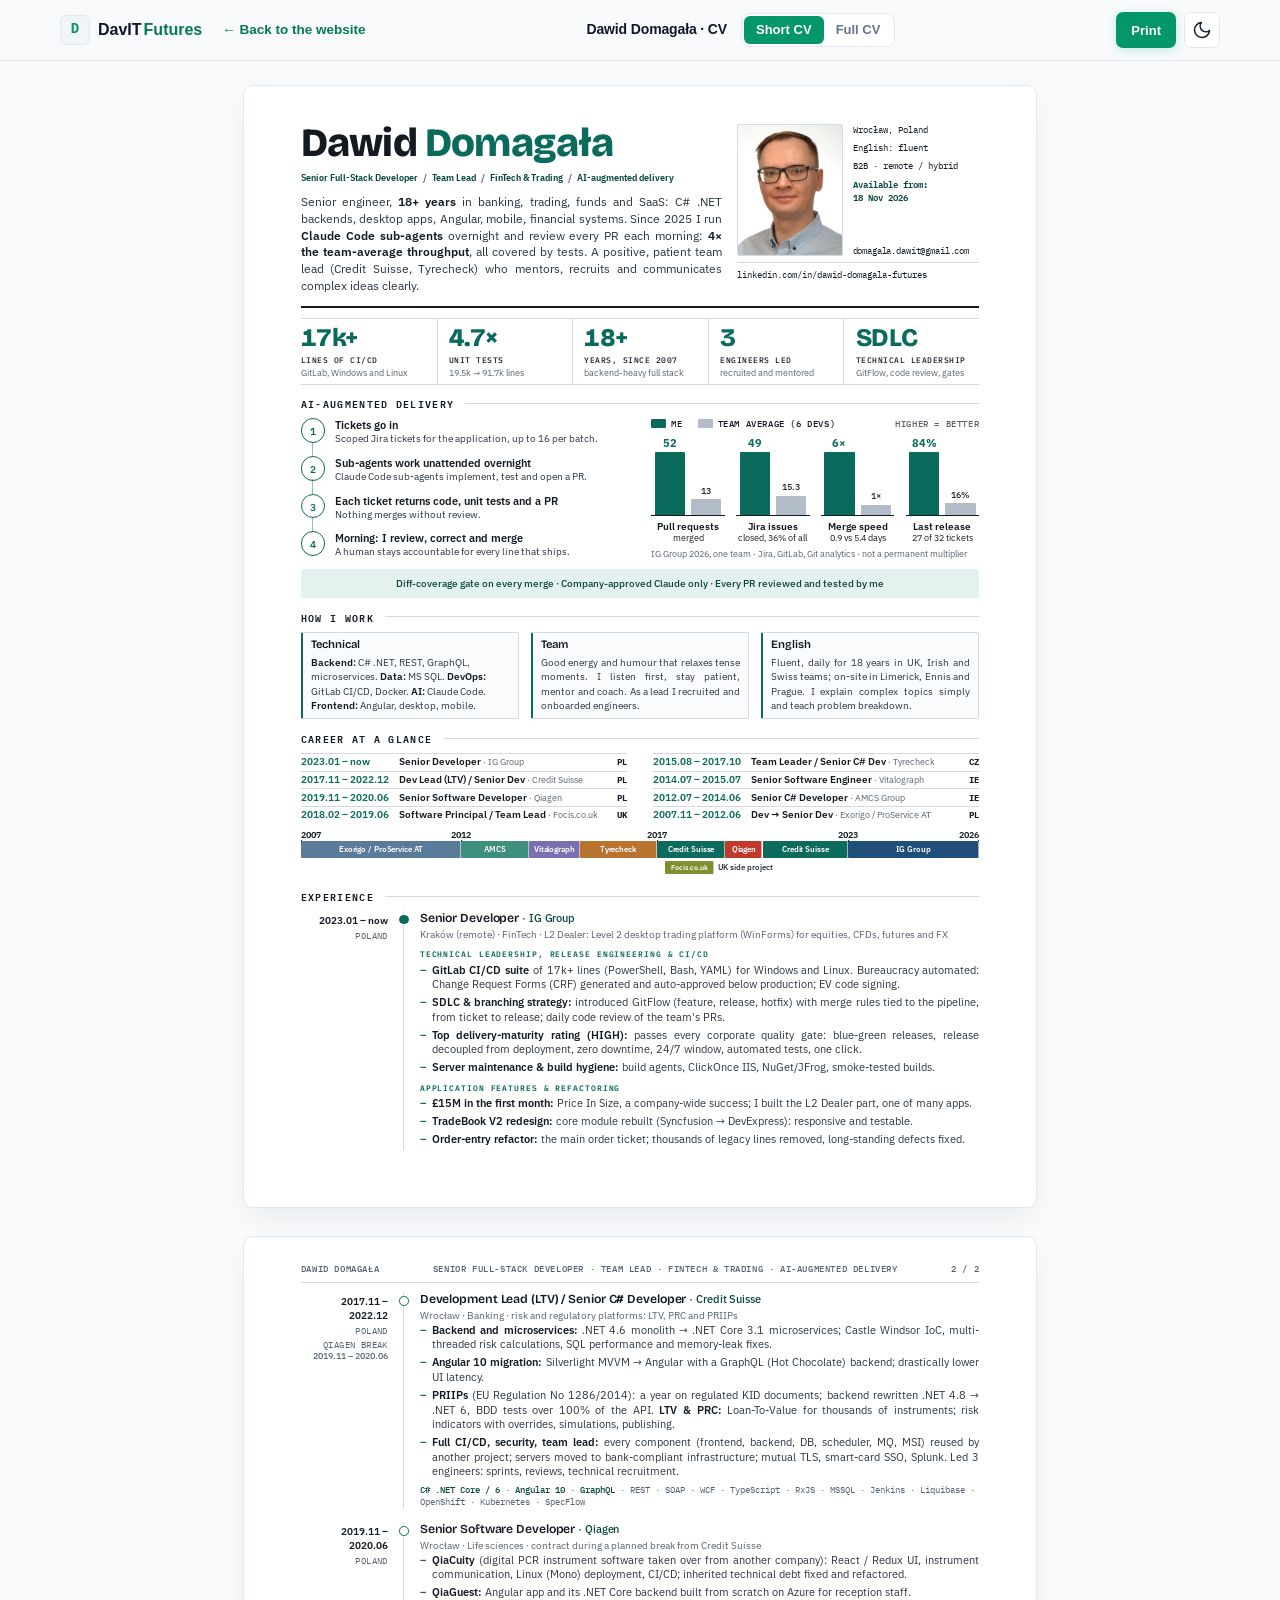
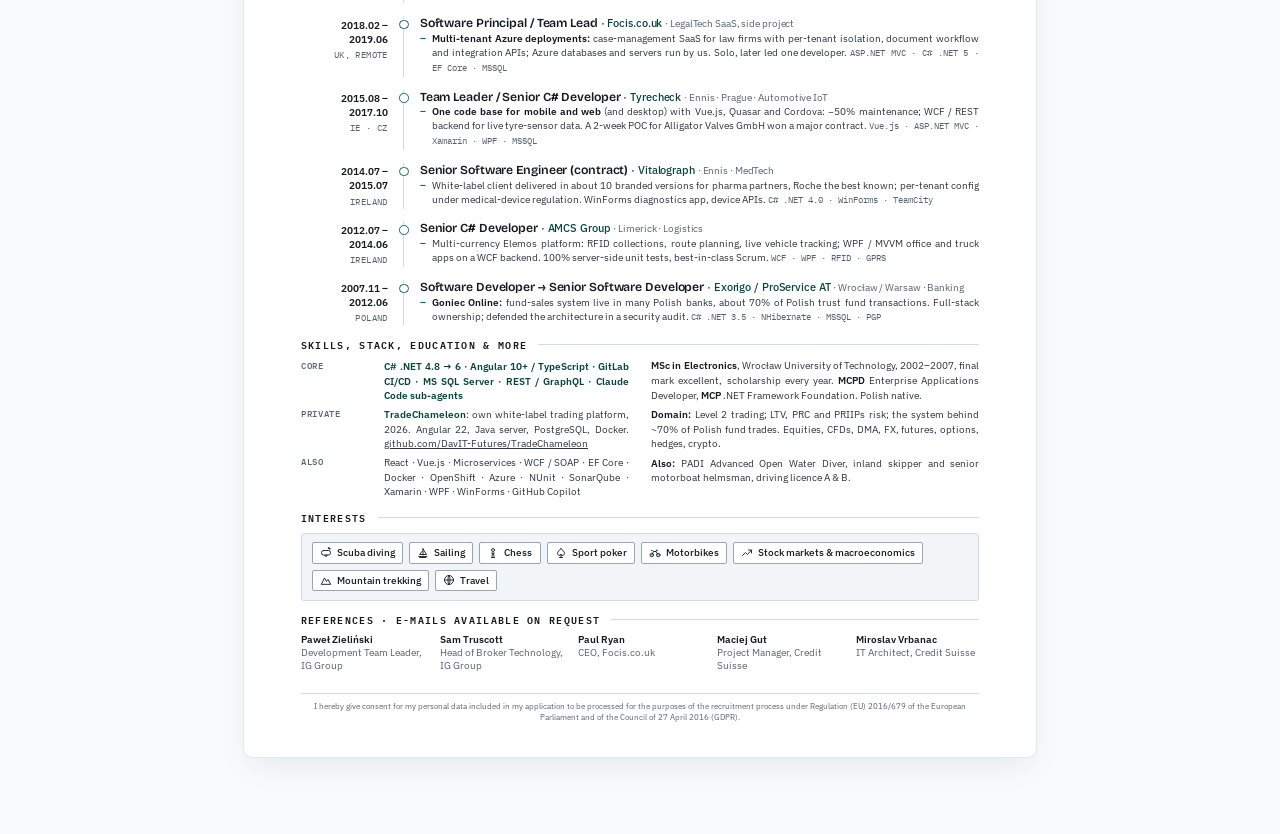
<file: src/DavITFutures.Web/wwwroot/cv/Dawid-Domagala-CV-short.html>
<!DOCTYPE html>
<html lang="en">
<head>
<meta charset="UTF-8">
<meta name="viewport" content="width=device-width, initial-scale=1">
<title>Dawid Domagała – CV</title>
<script>
(function () {
    var d = document.documentElement, t = null;
    try { t = localStorage.getItem("davit-theme"); } catch (e) { }
    d.dataset.theme = t || (matchMedia("(prefers-color-scheme: light)").matches ? "light" : "dark");
})();
</script>
<link rel="icon" type="image/svg+xml" href="../favicon.svg">
<link rel="stylesheet" href="https://fonts.googleapis.com/css2?family=Inter:wght@500;600;700;800&display=swap">

<link rel="preconnect" href="https://fonts.googleapis.com">
<link rel="preconnect" href="https://fonts.gstatic.com" crossorigin>
<link href="https://fonts.googleapis.com/css2?family=Bricolage+Grotesque:opsz,wght@12..96,600;12..96,800&family=IBM+Plex+Mono:wght@400;500;600&family=IBM+Plex+Sans:wght@400;500;600&family=IBM+Plex+Sans+Condensed:wght@500;600&display=swap" rel="stylesheet">
<style>
/* Layout concept: "ledger". Single reading flow, dates in a mono margin column,
   a ticker strip of proof figures, and measured bars instead of cards or a Gantt. */
:root{
  --paper:#ffffff; --ink:#131a22; --tx:#2b3541; --mute:#566272; --rule:#d3dae3;
  --wash:#f2f5f8; --ac:#0a6a5c; --acd:#07463d; --acl:#e4f2ef; --screen:#dde3ea;
  --f-display:"Bricolage Grotesque","Segoe UI",system-ui,sans-serif;
  --f-body:"IBM Plex Sans","Segoe UI",system-ui,-apple-system,Arial,sans-serif;
  --f-mono:"IBM Plex Mono",ui-monospace,"Cascadia Mono",Consolas,monospace;
}
*{box-sizing:border-box;margin:0;padding:0;-webkit-print-color-adjust:exact;print-color-adjust:exact}
body{background:var(--screen);color:var(--tx);font:8.3pt/1.4 var(--f-body);padding:16px 8px;display:flex;flex-direction:column;align-items:center}
strong,b{color:var(--ink);font-weight:600}
.bar{position:sticky;top:8px;z-index:5;display:flex;gap:12px;align-items:center;background:var(--ink);color:#b7c2cf;padding:7px 16px;border-radius:99px;font:12px var(--f-body);margin-bottom:14px}
.bar button{background:var(--ac);color:#fff;border:0;border-radius:99px;padding:6px 16px;font:600 13px var(--f-body);cursor:pointer}
.bar button:hover{background:var(--acd)}
.wrap{max-width:100%;overflow-x:auto}
.page{width:210mm;height:297mm;background:var(--paper);margin:0 auto 18px;padding:10mm 15mm 9mm;box-shadow:0 4px 22px rgba(19,26,34,.18);display:flex;flex-direction:column;gap:2.6mm;overflow:hidden;position:relative}

/* ---------- header ---------- */
.top{display:grid;grid-template-columns:minmax(0,1fr) 64mm;gap:4mm;align-items:start;padding-bottom:3mm;border-bottom:2px solid var(--ink)}
h1{font:800 30pt/0.98 var(--f-display);letter-spacing:-.8px;color:var(--ink)}
h1 span{color:var(--ac)}
.role{margin-top:2.2mm;white-space:nowrap;font:600 7.6pt 'IBM Plex Sans Condensed',var(--f-body);letter-spacing:0;color:var(--acd)}
.role i{font-style:normal;color:var(--mute);padding:0 3px}
.lead{margin-top:2.6mm;font-size:9pt;line-height:1.4;color:var(--tx);text-align:justify;hyphens:auto}
.side{display:flex;flex-direction:column;gap:1.6mm}
.ph{display:grid;grid-template-columns:28mm 1fr;gap:2.5mm;align-items:start}
.photo{width:28mm;height:35mm;object-fit:cover;border-radius:2px;border:1px solid var(--rule);display:block}
.loc{font:400 6.6pt/1.4 var(--f-mono);color:var(--ink);display:flex;flex-direction:column;gap:1.5mm;height:35mm}
.loc>span:last-child{margin-top:auto;line-height:1.3}
.loc b{font-weight:600;color:var(--acd)}
.loc .k{display:block;font-size:5.8pt;letter-spacing:.9px;text-transform:uppercase;color:var(--mute);line-height:1.2;margin-top:1mm}
.loc .k:first-child{margin-top:0}
.nowbox{border-top:1px solid var(--rule);padding-top:2mm;font:400 6.8pt/1.55 var(--f-mono);color:var(--ink)}
.nowbox .k{color:var(--ac);font-weight:600;padding-right:1.5mm}
.contact{font:400 6.8pt/1.6 var(--f-mono);color:var(--ink);border-top:1px solid var(--rule);padding-top:1.4mm}
.contact>span{display:block}
.contact .k{color:var(--mute);padding-right:1.5mm}

/* ---------- ticker ---------- */
.ticker{display:grid;grid-template-columns:repeat(5,1fr);border-top:1px solid var(--rule);border-bottom:1px solid var(--rule)}
.tk{padding:1.5mm 3mm 1.4mm;border-left:1px solid var(--rule)}
.tk:first-child{border-left:0;padding-left:0}
.tk b{display:block;font:800 19pt/1 var(--f-display);letter-spacing:-.5px;color:var(--ac);font-variant-numeric:tabular-nums}
.tk em{display:block;font:500 6.2pt var(--f-mono);font-style:normal;text-transform:uppercase;letter-spacing:.5px;color:var(--ink);margin-top:1.2mm}
.tk span{display:block;font-size:6.6pt;line-height:1.3;color:var(--mute);margin-top:.6mm}
.tsrc{font:400 6.2pt var(--f-mono);color:var(--mute);margin-top:1mm;text-align:right}

/* ---------- section heads ---------- */
h2{font:600 7.6pt var(--f-mono);text-transform:uppercase;letter-spacing:1.3px;color:var(--ink);display:flex;align-items:center;gap:3mm;margin-bottom:1.6mm}
h2::after{content:"";flex:1;height:1px;background:var(--rule)}

/* ---------- AI night shift ---------- */
.ai{display:grid;grid-template-columns:1fr 1fr;gap:6mm;align-items:start}
.flow{display:flex;flex-direction:column;gap:0}
.fs{display:grid;grid-template-columns:6.5mm 1fr;gap:2.5mm;position:relative;padding-bottom:2.6mm}
.fs:last-child{padding-bottom:0}
.fs::before{content:"";position:absolute;left:3mm;top:6.2mm;bottom:0;width:1px;background:var(--ac);opacity:.45}
.fs:last-child::before{display:none}
.fn{width:6.5mm;height:6.5mm;border-radius:50%;border:1.4px solid var(--ac);color:var(--ac);font:600 7.4pt/5.9mm var(--f-mono);text-align:center;background:var(--paper)}
.fs b{display:block;font-size:8.4pt;line-height:1.25}
.fs p{font-size:7.7pt;line-height:1.35;color:var(--tx)}
.guard.wide{margin-top:2.6mm;text-align:center;font-weight:500}
.guard{margin-top:3mm;padding:2mm 2.6mm;background:var(--acl);border-radius:2px;font-size:7.6pt;line-height:1.35;color:var(--acd)}
.bench h3{font:500 6.4pt var(--f-mono);text-transform:uppercase;letter-spacing:.6px;color:var(--ink);margin-bottom:1.8mm;display:flex;align-items:center;gap:4mm}
.lg{display:inline-flex;align-items:center;gap:1.3mm}
.sw{display:inline-block;width:4mm;height:2.4mm;border-radius:1px}
.sw.me{background:var(--ac)}
.sw.tm{background:#b3bdc9}
.lg2{margin-left:auto;color:var(--mute)}
.vchart{display:grid;grid-template-columns:repeat(4,1fr);gap:3mm;margin-top:2mm}
.vp{height:21mm;display:flex;align-items:flex-end;justify-content:center;gap:1.6mm;border-bottom:1px solid var(--ink);padding-top:4mm}
.vb{width:8mm;position:relative;border-radius:1px 1px 0 0}
.vb.me{background:var(--ac)}
.vb.tm{background:#b3bdc9}
.vb s{position:absolute;bottom:100%;left:50%;transform:translateX(-50%);margin-bottom:.6mm;text-decoration:none;font:700 8pt var(--f-body);white-space:nowrap;font-variant-numeric:lining-nums tabular-nums}
.vb.me s{color:var(--ac)}
.vb.tm s{color:var(--ink);font-weight:500;font-size:7pt}
.vl{text-align:center;margin-top:1.2mm;line-height:1.25}
.vl b{display:block;font-size:7.4pt;font-weight:600;color:var(--ink)}
.vl span{display:block;font-size:6.4pt;color:var(--ink)}
.br{margin-bottom:1.5mm}
.br .l{display:flex;justify-content:space-between;gap:2mm;font-size:7.4pt;color:var(--ink);font-weight:500;margin-bottom:.5mm}
.br .l span{font:400 6.2pt var(--f-mono);color:var(--mute);text-align:right}
.bars{display:grid;grid-template-columns:1fr;gap:.7mm}
.bar2{display:grid;grid-template-columns:11.5mm 1fr;align-items:center;height:2.8mm;gap:1.2mm}
.bar2 u{text-decoration:none;font:600 5.7pt var(--f-mono);letter-spacing:.7px}
.bar2.me u{color:var(--ac)}
.bar2.tm u{color:var(--mute)}
.trk{display:flex;align-items:center;gap:1.5mm;height:100%}
.trk i{display:block;height:100%;border-radius:1px;min-width:1px}
.bar2.me .trk i{background:var(--ac)}
.bar2.tm .trk i{background:#b3bdc9}
.trk s{text-decoration:none;font:600 6.8pt var(--f-mono);color:var(--ac);white-space:nowrap;font-variant-numeric:tabular-nums}
.bar2.tm .trk s{font-weight:500;color:var(--mute)}
.bnote{font-size:6.4pt;line-height:1.35;color:var(--mute);margin-top:1mm}

/* ---------- experience ledger ---------- */
.job{display:grid;grid-template-columns:23mm 1fr;column-gap:4mm;padding-bottom:3.4mm}
.job:last-child{padding-bottom:0}
.when{text-align:right;font:600 7.8pt/1.35 var(--f-body);color:var(--ink);padding-top:.4mm;font-variant-numeric:tabular-nums}
.when small{display:block;font:400 6.4pt var(--f-mono);color:var(--mute);text-transform:uppercase;letter-spacing:.4px;margin-top:.8mm}
.what{position:relative;padding-left:4.2mm;border-left:1.5px solid var(--rule)}
.what::before{content:"";position:absolute;left:-4.6px;top:1mm;width:7.5px;height:7.5px;border-radius:50%;background:var(--paper);border:1.8px solid var(--ac)}
.job.now .what::before{background:var(--ac)}
.rl{font:600 9.2pt/1.2 var(--f-display);color:var(--ink);letter-spacing:-.1px}
.rl span{font:500 8.2pt var(--f-body);color:var(--acd)}
.rl em{font:400 7.4pt var(--f-body);font-style:normal;color:var(--mute)}
.meta{font-size:7.4pt;color:var(--mute);margin-top:.5mm}
.ctx{font-size:7.9pt;font-style:italic;margin-top:1mm;color:var(--tx)}
.gl{font:600 6.3pt var(--f-mono);text-transform:uppercase;letter-spacing:.9px;color:var(--ac);margin:1.8mm 0 .6mm}
ul{list-style:none}
li{position:relative;padding-left:3.2mm;margin-bottom:.9mm;font-size:8pt;line-height:1.37;text-align:justify;hyphens:auto}
li::before{content:"–";position:absolute;left:0;color:var(--ac);font-weight:600}
.stk{margin-top:1.2mm;font:400 6.7pt/1.45 var(--f-mono);color:var(--mute)}
.stk b{font-weight:500;color:var(--acd)}
.job.small li{font-size:7.7pt;margin-bottom:.5mm}

/* ---------- quick timeline ---------- */
.ctl{position:relative;margin-top:1.6mm}
.yrs{position:relative;height:3mm}
.yrs span{position:absolute;bottom:.3mm;transform:translateX(-50%);font:600 6.4pt var(--f-body);color:var(--ink)}
.yrs span:first-child{transform:none}
.yrs span:last-child{transform:translateX(-100%)}
.yrs span::after{content:"";position:absolute;left:50%;top:100%;height:.9mm;border-left:1px solid var(--ink)}
.yrs span:first-child::after{left:0}.yrs span:last-child::after{left:auto;right:0}

.lane{position:relative;height:4.4mm;margin-bottom:.8mm}
.lane i{position:absolute;top:0;bottom:0;box-shadow:inset -1px 0 0 rgba(255,255,255,.55);display:flex;align-items:center;justify-content:center;font:600 6pt var(--f-body);font-style:normal;color:#fff;white-space:nowrap;overflow:hidden;border-radius:1px;letter-spacing:-.1px}
.lane.l2{height:3.6mm}
.lane.l2 i{font-size:5.6pt}
.lane em{position:absolute;top:0;bottom:0;display:flex;align-items:center;font:500 6pt var(--f-body);font-style:normal;color:var(--ink);white-space:nowrap}
.axis{position:relative;height:3mm;border-top:1px solid var(--ink)}
.axis span{position:absolute;top:.5mm;transform:translateX(-50%);font:500 6pt var(--f-body);color:var(--ink);font-variant-numeric:lining-nums}
.axis span::before{content:"";position:absolute;left:50%;top:-1.3mm;height:1mm;border-left:1px solid var(--ink)}
.tl{display:grid;grid-template-columns:1fr 1fr;grid-template-rows:repeat(4,auto);grid-auto-flow:column;column-gap:7mm}
.tli{display:grid;grid-template-columns:26mm 1fr 6.5mm;align-items:baseline;padding:.35mm 0;border-top:1px solid var(--rule);white-space:nowrap}
.tli .y{font:600 7.4pt var(--f-body);color:var(--ac);font-variant-numeric:tabular-nums}
.tli .t{font-size:7.5pt;color:var(--tx);overflow:hidden}
.tli .t b{font-weight:600;color:var(--ink)}
.tli .t em{font-style:normal;font-size:6.9pt;color:var(--mute)}
.tli .cc{font:700 6.8pt var(--f-mono);color:var(--ink);text-align:right}
.tli.now .y{font-weight:600}

/* ---------- interests ---------- */
.ibox{display:flex;flex-wrap:wrap;gap:1.6mm;background:var(--wash);border:1px solid var(--rule);border-radius:3px;padding:2.2mm 2.6mm}
.ib{display:inline-flex;align-items:center;gap:1.3mm;background:#fff;border:1px solid #9aa5b3;border-radius:2px;padding:.8mm 1.9mm;font-size:7.3pt;font-weight:500;color:var(--ink);white-space:nowrap}
.ib svg{flex:none}

/* ---------- lower grids ---------- */
.two{display:grid;grid-template-columns:1fr 1fr;gap:6mm}
.three{display:grid;grid-template-columns:repeat(3,1fr);gap:3mm}
.three .blk{border:1px solid var(--rule);border-left:2px solid var(--ac);border-radius:2px;padding:1.4mm 2.2mm;background:#fafbfc}
.blk h4{font:600 8.4pt/1.2 var(--f-display);color:var(--ink);margin-bottom:.9mm}
.blk p{font-size:7.8pt;line-height:1.4}
.skl{display:grid;grid-template-columns:19mm 1fr;gap:1.1mm 3mm;font-size:7.8pt;line-height:1.4}
.skl dt{font:500 6.5pt/1.7 var(--f-mono);text-transform:uppercase;letter-spacing:.7px;color:var(--mute)}
.skl dd b{color:var(--acd)}
.small-print{font-size:7.6pt;line-height:1.45}
.small-print p+p{margin-top:1.2mm}
.refs{display:grid;grid-template-columns:repeat(5,1fr);gap:1.6mm 4mm;font-size:7.2pt;line-height:1.35}
.refs b{display:block}
.refs span{color:var(--mute)}
.gdpr{margin-top:auto;border-top:1px solid var(--rule);padding-top:2mm;font-size:6pt;line-height:1.35;color:var(--mute);text-align:center}
.runhead{display:flex;justify-content:space-between;font:500 6.6pt var(--f-mono);color:var(--mute);text-transform:uppercase;letter-spacing:.6px;border-bottom:1px solid var(--rule);padding-bottom:2mm;margin-top:-3mm}

@media print{
  @page{size:A4;margin:0}
  body{background:none!important;padding:0!important;display:block!important}
  .bar{display:none!important}
  .wrap{overflow:visible}
  .page{box-shadow:none!important;margin:0!important;break-after:page}
  .page:last-child{break-after:auto}
}
.blk p,.fs p,.small-print p,.skl dd,.ctx,.guard:not(.wide),.soft p{text-align:justify;hyphens:auto}
</style>
<link rel="stylesheet" href="cv-page.css">
</head>
<body class="cv cv-short">
<header class="dvt-fixed-header">
  <div class="dvt-inner">
    <div class="dvt-left">
      <a class="dvt-logo" href="/" title="DavIT Futures"><span class="dvt-mark">D</span><span>DavIT<b>Futures</b></span></a>
      <a class="dvt-back-link" href="/cv" onclick="if (window.history.length > 1 && document.referrer && document.referrer.indexOf(window.location.host) !== -1) { window.history.back(); return false; }" data-label="back">&larr; Back to the website</a>
    </div>
    <div class="dvt-center">
      <span class="dvt-title">Dawid Domagała · CV</span>
      <nav class="dvt-seg" aria-label="CV">
        <a href="Dawid-Domagala-CV-short.html" class="active" data-label="short">Short CV</a>
        <a href="Dawid-Domagala-CV-full.html" class="" data-label="full">Full CV</a>
      </nav>
    </div>
    <div class="dvt-actions">
      <button type="button" class="dvt-btn dvt-print" onclick="window.print()" data-label="print">
        <svg width="15" height="15" viewBox="0 0 24 24" fill="none" stroke="currentColor" stroke-width="2" stroke-linecap="round" stroke-linejoin="round" style="margin-right:6px"><path d="M6 9V2h12v7M6 18H4a2 2 0 01-2-2v-5a2 2 0 012-2h16a2 2 0 012 2v5a2 2 0 01-2 2h-2"/><rect x="6" y="14" width="12" height="8"/></svg>
        Print
      </button>
      <button type="button" class="dvt-btn dvt-icon dvt-theme" data-label="theme" aria-label="Change theme"></button>
    </div>
  </div>
</header>

<div class="bar"><button onclick="window.print()">Print / Save as PDF</button><span>A4 · 2 pages · in the print dialog set Margins: None and enable Background graphics</span></div>
<div class="wrap">

<!-- ================= PAGE 1 ================= -->
<div class="page">

 <header class="top">
  <div>
   <h1>Dawid <span>Domagała</span></h1>
   <p class="role">Senior Full-Stack Developer <i>/</i> Team Lead <i>/</i> FinTech &amp; Trading <i>/</i> AI-augmented delivery</p>
   <p class="lead">Senior engineer, <b>18+ years</b> in banking, trading, funds and SaaS: C# .NET backends, desktop apps, Angular, mobile, financial systems. Since 2025 I run <b>Claude Code sub-agents</b> overnight and review every PR each morning: <b>4× the team-average throughput</b>, all covered by tests. A positive, patient team lead (Credit Suisse, Tyrecheck) who mentors, recruits and communicates complex ideas clearly.</p>
  </div>
  <div class="side">
   <div class="ph">
    <img class="photo" src="[data-uri]" alt="Dawid Domagała">
    <div class="loc">
     <span>Wrocław, Poland</span>
     <span>English: fluent</span>
     <span>B2B · remote / hybrid</span>
     <span><b>Available from:<br>18 Nov 2026</b></span>
     <span><span style="letter-spacing:-.15px">domagala.dawit@gmail.com</span></span>
    </div>
   </div>
   <div class="contact">
    <span><a href="https://www.linkedin.com/in/dawid-domagala-futures/" style="color:inherit;text-decoration:none">linkedin.com/in/dawid-domagala-futures</a></span>
   </div>

  </div>
 </header>

 <div>
  <div class="ticker">
   <div class="tk"><b>17k+</b><em>Lines of CI/CD</em><span>GitLab, Windows and Linux</span></div>
   <div class="tk"><b>4.7×</b><em>Unit tests</em><span>19.5k → 91.7k lines</span></div>
   <div class="tk"><b>18+</b><em>Years, since 2007</em><span>backend-heavy full stack</span></div>
   <div class="tk"><b>3</b><em>Engineers led</em><span>recruited and mentored</span></div>
   <div class="tk"><b>SDLC</b><em>Technical leadership</em><span>GitFlow, code review, gates</span></div>
  </div>
 </div>

 <section>
  <h2>AI-augmented delivery</h2>
  <div class="ai">
   <div>
    <div class="flow">
     <div class="fs"><div class="fn">1</div><div><b>Tickets go in</b><p>Scoped Jira tickets for the application, up to 16 per batch.</p></div></div>
     <div class="fs"><div class="fn">2</div><div><b>Sub-agents work unattended overnight</b><p>Claude Code sub-agents implement, test and open a PR.</p></div></div>
     <div class="fs"><div class="fn">3</div><div><b>Each ticket returns code, unit tests and a PR</b><p>Nothing merges without review.</p></div></div>
     <div class="fs"><div class="fn">4</div><div><b>Morning: I review, correct and merge</b><p>A human stays accountable for every line that ships.</p></div></div>
    </div>
   </div>
   <div class="bench">
    <h3><span class="lg"><i class="sw me"></i>Me</span><span class="lg"><i class="sw tm"></i>Team average (6 devs)</span><span class="lg2">higher = better</span></h3>
    <div class="vchart"><div class="vg"><div class="vp"><div class="vb me" style="height:100%"><s>52</s></div><div class="vb tm" style="height:25%"><s>13</s></div></div><div class="vl"><b>Pull requests</b><span>merged</span></div></div><div class="vg"><div class="vp"><div class="vb me" style="height:100%"><s>49</s></div><div class="vb tm" style="height:31%"><s>15.3</s></div></div><div class="vl"><b>Jira issues</b><span>closed, 36% of all</span></div></div><div class="vg"><div class="vp"><div class="vb me" style="height:100%"><s>6×</s></div><div class="vb tm" style="height:17%"><s>1×</s></div></div><div class="vl"><b>Merge speed</b><span>0.9 vs 5.4 days</span></div></div><div class="vg"><div class="vp"><div class="vb me" style="height:100%"><s>84%</s></div><div class="vb tm" style="height:19%"><s>16%</s></div></div><div class="vl"><b>Last release</b><span>27 of 32 tickets</span></div></div></div>
    <p class="bnote">IG Group 2026, one team · Jira, GitLab, Git analytics · not a permanent multiplier</p>
   </div>
  </div>
  <div class="guard wide">Diff-coverage gate on every merge · Company-approved Claude only · Every PR reviewed and tested by me</div>
 </section>

 <section>
  <h2>How I work</h2>
  <div class="three">
   <div class="blk"><h4>Technical</h4><p style="text-align:left"><b>Backend:</b> C# .NET, REST, GraphQL, microservices. <b>Data:</b> MS SQL. <b>DevOps:</b> GitLab CI/CD, Docker. <b>AI:</b> Claude Code. <b>Frontend:</b> Angular, desktop, mobile.</p></div>
   <div class="blk"><h4>Team</h4><p>Good energy and humour that relaxes tense moments. I listen first, stay patient, mentor and coach. As a lead I recruited and onboarded engineers.</p></div>
   <div class="blk"><h4>English</h4><p>Fluent, daily for 18 years in UK, Irish and Swiss teams; on-site in Limerick, Ennis and Prague. I explain complex topics simply and teach problem breakdown.</p></div>
  </div>
 </section>

 <section>
  <h2>Career at a glance</h2>
  <div class="tl"><div class="tli now"><span class="y">2023.01 – now</span><span class="t"><b>Senior Developer</b> <em>· IG Group</em></span><span class="cc">PL</span></div><div class="tli"><span class="y">2017.11 – 2022.12</span><span class="t"><b>Dev Lead (LTV) / Senior Dev</b> <em>· Credit Suisse</em></span><span class="cc">PL</span></div><div class="tli"><span class="y">2019.11 – 2020.06</span><span class="t"><b>Senior Software Developer</b> <em>· Qiagen</em></span><span class="cc">PL</span></div><div class="tli"><span class="y">2018.02 – 2019.06</span><span class="t"><b>Software Principal / Team Lead</b> <em>· Focis.co.uk</em></span><span class="cc">UK</span></div><div class="tli"><span class="y">2015.08 – 2017.10</span><span class="t"><b>Team Leader / Senior C# Dev</b> <em>· Tyrecheck</em></span><span class="cc">CZ</span></div><div class="tli"><span class="y">2014.07 – 2015.07</span><span class="t"><b>Senior Software Engineer</b> <em>· Vitalograph</em></span><span class="cc">IE</span></div><div class="tli"><span class="y">2012.07 – 2014.06</span><span class="t"><b>Senior C# Developer</b> <em>· AMCS Group</em></span><span class="cc">IE</span></div><div class="tli"><span class="y">2007.11 – 2012.06</span><span class="t"><b>Dev → Senior Dev</b> <em>· Exorigo / ProService AT</em></span><span class="cc">PL</span></div></div>
  <div class="ctl"><div class="yrs"><span style="left:0.00%">2007</span><span style="left:23.54%">2012</span><span style="left:52.47%">2017</span><span style="left:80.67%">2023</span><span style="left:100.00%">2026</span></div><div class="lane"><i style="left:0.00%;width:23.54%;background:#5b7b9a">Exorigo / ProService AT</i><i style="left:23.54%;width:10.09%;background:#3f8f7f">AMCS</i><i style="left:33.62%;width:7.50%;background:#7a6fb0">Vitalograph</i><i style="left:41.12%;width:11.35%;background:#b8732f">Tyrecheck</i><i style="left:52.47%;width:10.09%;background:#0d6b5e">Credit Suisse</i><i style="left:62.56%;width:5.50%;background:#c0392b">Qiagen</i><i style="left:68.06%;width:12.61%;background:#0d6b5e">Credit Suisse</i><i style="left:80.67%;width:19.33%;background:#1f4e79">IG Group</i></div><div class="lane l2"><i style="left:53.73%;width:7.14%;background:#7f8f2f">Focis.co.uk</i><em style="left:61.48%">UK side project</em></div></div>
 </section>

 <section>
  <h2>Experience</h2>

  <div class="job now">
   <div class="when">2023.01 – now<small>Poland</small></div>
   <div class="what">
    <div class="rl">Senior Developer <span>· IG Group</span></div>
    <div class="meta">Kraków (remote) · FinTech · L2 Dealer: Level 2 desktop trading platform (WinForms) for equities, CFDs, futures and FX</div>
    <div class="gl">Technical leadership, release engineering &amp; CI/CD</div>
    <ul>
     <li><b>GitLab CI/CD suite</b> of 17k+ lines (PowerShell, Bash, YAML) for Windows and Linux. Bureaucracy automated: Change Request Forms (CRF) generated and auto-approved below production; EV code signing.</li>
     <li><b>SDLC &amp; branching strategy:</b> introduced GitFlow (feature, release, hotfix) with merge rules tied to the pipeline, from ticket to release; daily code review of the team's PRs.</li>
     <li><b>Top delivery-maturity rating (HIGH):</b> passes every corporate quality gate: blue-green releases, release decoupled from deployment, zero downtime, 24/7 window, automated tests, one click.</li>
     <li><b>Server maintenance &amp; build hygiene:</b> build agents, ClickOnce IIS, NuGet/JFrog, smoke-tested builds.</li>
    </ul>
    <div class="gl">Application features &amp; refactoring</div>
    <ul>
     <li><b>£15M in the first month:</b> Price In Size, a company-wide success; I built the L2 Dealer part, one of many apps.</li>
     <li><b>TradeBook V2 redesign:</b> core module rebuilt (Syncfusion → DevExpress): responsive and testable.</li>
     <li><b>Order-entry refactor:</b> the main order ticket; thousands of legacy lines removed, long-standing defects fixed.</li>
    </ul>
   </div>
  </div>

 </section>
</div>

<!-- ================= PAGE 2 ================= -->
<div class="page">
 <div class="runhead"><span>Dawid Domagała</span><span>Senior Full-Stack Developer · Team Lead · FinTech &amp; Trading · AI-augmented delivery</span><span>2 / 2</span></div>

 <section>
  <div class="job">
   <div class="when">2017.11 –<br>2022.12<small>Poland</small><small>Qiagen break<br><span style="font-family:var(--f-body);font-weight:500;letter-spacing:0">2019.11 – 2020.06</span></small></div>
   <div class="what">
    <div class="rl">Development Lead (LTV) / Senior C# Developer <span>· Credit Suisse</span></div>
    <div class="meta">Wrocław · Banking · risk and regulatory platforms: LTV, PRC and PRIIPs</div>
    <ul>
     <li><b>Backend and microservices:</b> .NET 4.6 monolith → .NET Core 3.1 microservices; Castle Windsor IoC, multi-threaded risk calculations, SQL performance and memory-leak fixes.</li>
     <li><b>Angular 10 migration:</b> Silverlight MVVM → Angular with a GraphQL (Hot Chocolate) backend; drastically lower UI latency.</li>
     <li><b>PRIIPs</b> (EU Regulation No 1286/2014): a year on regulated KID documents; backend rewritten .NET 4.8 → .NET 6, BDD tests over 100% of the API. <b>LTV &amp; PRC:</b> Loan-To-Value for thousands of instruments; risk indicators with overrides, simulations, publishing.</li>
     <li><b>Full CI/CD, security, team lead:</b> every component (frontend, backend, DB, scheduler, MQ, MSI) reused by another project; servers moved to bank-compliant infrastructure; mutual TLS, smart-card SSO, Splunk. Led 3 engineers: sprints, reviews, technical recruitment.</li>
    </ul>
    <div class="stk"><b>C# .NET Core / 6</b> · <b>Angular 10</b> · <b>GraphQL</b> · REST · SOAP · WCF · TypeScript · RxJS · MSSQL · Jenkins · Liquibase · OpenShift · Kubernetes · SpecFlow</div>
   </div>
  </div>

  <div class="job">
   <div class="when">2019.11 –<br>2020.06<small>Poland</small></div>
   <div class="what">
    <div class="rl">Senior Software Developer <span>· Qiagen</span></div>
    <div class="meta">Wrocław · Life sciences · contract during a planned break from Credit Suisse</div>
    <ul>
     <li><b>QiaCuity</b> (digital PCR instrument software taken over from another company): React / Redux UI, instrument communication, Linux (Mono) deployment, CI/CD; inherited technical debt fixed and refactored.</li>
     <li><b>QiaGuest:</b> Angular app and its .NET Core backend built from scratch on Azure for reception staff.</li>
    </ul>
   </div>
  </div>

  <div class="job small">
   <div class="when">2018.02 –<br>2019.06<small>UK, remote</small></div>
   <div class="what">
    <div class="rl">Software Principal / Team Lead <span>· Focis.co.uk <em>· LegalTech SaaS, side project</em></span></div>
    <ul><li><b>Multi-tenant Azure deployments:</b> case-management SaaS for law firms with per-tenant isolation, document workflow and integration APIs; Azure databases and servers run by us. Solo, later led one developer. <span class="stk">ASP.NET MVC · C# .NET 5 · EF&nbsp;Core · MSSQL</span></li></ul>
   </div>
  </div>

  <div class="job small">
   <div class="when">2015.08 –<br>2017.10<small>IE · CZ</small></div>
   <div class="what">
    <div class="rl">Team Leader / Senior C# Developer <span>· Tyrecheck <em>· Ennis · Prague · Automotive IoT</em></span></div>
    <ul><li><b>One code base for mobile and web</b> (and desktop) with Vue.js, Quasar and Cordova: −50% maintenance; WCF / REST backend for live tyre-sensor data. A 2-week POC for Alligator Valves GmbH won a major contract. <span class="stk">Vue.js · ASP.NET MVC · Xamarin · WPF · MSSQL</span></li></ul>
   </div>
  </div>

  <div class="job small">
   <div class="when">2014.07 –<br>2015.07<small>Ireland</small></div>
   <div class="what">
    <div class="rl">Senior Software Engineer (contract) <span>· Vitalograph <em>· Ennis · MedTech</em></span></div>
    <ul><li>White-label client delivered in about 10 branded versions for pharma partners, Roche the best known; per-tenant config under medical-device regulation. WinForms diagnostics app, device APIs. <span class="stk">C# .NET 4.0 · WinForms · TeamCity</span></li></ul>
   </div>
  </div>

  <div class="job small">
   <div class="when">2012.07 –<br>2014.06<small>Ireland</small></div>
   <div class="what">
    <div class="rl">Senior C# Developer <span>· AMCS Group <em>· Limerick · Logistics</em></span></div>
    <ul><li>Multi-currency Elemos platform: RFID collections, route planning, live vehicle tracking; WPF / MVVM office and truck apps on a WCF backend. 100% server-side unit tests, best-in-class Scrum. <span class="stk">WCF · WPF · RFID · GPRS</span></li></ul>
   </div>
  </div>

  <div class="job small">
   <div class="when">2007.11 –<br>2012.06<small>Poland</small></div>
   <div class="what">
    <div class="rl">Software Developer → Senior Software Developer <span>· Exorigo / ProService AT <em>· Wrocław / Warsaw · Banking</em></span></div>
    <ul><li><b>Goniec Online:</b> fund-sales system live in many Polish banks, about 70% of Polish trust fund transactions. Full-stack ownership; defended the architecture in a security audit. <span class="stk">C# .NET 3.5 · NHibernate · MSSQL · PGP</span></li></ul>
   </div>
  </div>
 </section>

 <section>
  <h2>Skills, stack, education &amp; more</h2>
  <div class="two">
   <dl class="skl">
    <dt>Core</dt><dd><b>C# .NET 4.8 → 6 · Angular 10+ / TypeScript · GitLab CI/CD · MS SQL Server · REST / GraphQL · Claude Code sub-agents</b></dd>
    <dt>Private</dt><dd><b>TradeChameleon</b>: own white-label trading platform, 2026. Angular 22, Java server, PostgreSQL, Docker. <a href="https://github.com/DavIT-Futures/TradeChameleon" style="color:inherit">github.com/DavIT-Futures/TradeChameleon</a></dd>
    <dt>Also</dt><dd>React · Vue.js · Microservices · WCF / SOAP · EF Core · Docker · OpenShift · Azure · NUnit · SonarQube · Xamarin · WPF · WinForms · GitHub Copilot</dd>
   </dl>
   <div class="small-print">
    <p><b>MSc in Electronics</b>, Wrocław University of Technology, 2002–2007, final mark excellent, scholarship every year. <b>MCPD</b> Enterprise Applications Developer, <b>MCP</b> .NET Framework Foundation. Polish native.</p>
    <p><b>Domain:</b> Level 2 trading; LTV, PRC and PRIIPs risk; the system behind ~70% of Polish fund trades. Equities, CFDs, DMA, FX, futures, options, hedges, crypto.</p>
    <p><b>Also:</b> PADI Advanced Open Water Diver, inland skipper and senior motorboat helmsman, driving licence A &amp; B.</p>
   </div>
  </div>
 </section>

 <section>
  <h2>Interests</h2>
  <div class="ibox"><span class="ib"><svg viewBox="0 0 24 24" width="12" height="12" fill="none" stroke="currentColor" stroke-width="1.8" stroke-linecap="round" stroke-linejoin="round" aria-hidden="true"><rect x="3" y="7" width="18" height="9" rx="4"/><path d="M10 16v1a2 2 0 0 0 4 0v-1"/><circle cx="19" cy="3.5" r="1"/><circle cx="16.5" cy="2" r=".6"/></svg>Scuba diving</span><span class="ib"><svg viewBox="0 0 24 24" width="12" height="12" fill="none" stroke="currentColor" stroke-width="1.8" stroke-linecap="round" stroke-linejoin="round" aria-hidden="true"><path d="M12 3v13"/><path d="M12 4l7 11h-7"/><path d="M11 8l-6 7h6"/><path d="M4 19h16l-2 2H6z"/></svg>Sailing</span><span class="ib"><svg viewBox="0 0 24 24" width="12" height="12" fill="none" stroke="currentColor" stroke-width="1.8" stroke-linecap="round" stroke-linejoin="round" aria-hidden="true"><circle cx="12" cy="6" r="3"/><path d="M9.5 12h5"/><path d="M9 21h6"/><path d="M10 21c0-4 .5-6 2-9 1.5 3 2 5 2 9"/></svg>Chess</span><span class="ib"><svg viewBox="0 0 24 24" width="12" height="12" fill="none" stroke="currentColor" stroke-width="1.8" stroke-linecap="round" stroke-linejoin="round" aria-hidden="true"><path d="M12 3c-3 4-7 6-7 10a4 4 0 0 0 7 2.5"/><path d="M12 3c3 4 7 6 7 10a4 4 0 0 1-7 2.5"/><path d="M12 15v6M9 21h6"/></svg>Sport poker</span><span class="ib"><svg viewBox="0 0 24 24" width="12" height="12" fill="none" stroke="currentColor" stroke-width="1.8" stroke-linecap="round" stroke-linejoin="round" aria-hidden="true"><circle cx="5.5" cy="16" r="3.5"/><circle cx="18.5" cy="16" r="3.5"/><path d="M5.5 16L9 9h5l4.5 7"/><path d="M9 9L7 7H5M14 9l1-3h2"/></svg>Motorbikes</span><span class="ib"><svg viewBox="0 0 24 24" width="12" height="12" fill="none" stroke="currentColor" stroke-width="1.8" stroke-linecap="round" stroke-linejoin="round" aria-hidden="true"><polyline points="3 17 9 11 13 15 21 6"/><polyline points="15 6 21 6 21 12"/></svg>Stock markets &amp; macroeconomics</span><span class="ib"><svg viewBox="0 0 24 24" width="12" height="12" fill="none" stroke="currentColor" stroke-width="1.8" stroke-linecap="round" stroke-linejoin="round" aria-hidden="true"><path d="M3 20l6-12 4 7 3-4 5 9z"/></svg>Mountain trekking</span><span class="ib"><svg viewBox="0 0 24 24" width="12" height="12" fill="none" stroke="currentColor" stroke-width="1.8" stroke-linecap="round" stroke-linejoin="round" aria-hidden="true"><circle cx="12" cy="12" r="9"/><path d="M3 12h18"/><path d="M12 3c3 3 3 15 0 18M12 3c-3 3-3 15 0 18"/></svg>Travel</span></div>
 </section>

 <section>
  <h2>References · e-mails available on request</h2>
  <div class="refs">
   <div><b>Paweł Zieliński</b><span>Development Team Leader, IG Group</span></div>
   <div><b>Sam Truscott</b><span>Head of Broker Technology, IG Group</span></div>
   <div><b>Paul Ryan</b><span>CEO, Focis.co.uk</span></div>
   <div><b>Maciej Gut</b><span>Project Manager, Credit Suisse</span></div>
   <div><b>Miroslav Vrbanac</b><span>IT Architect, Credit Suisse</span></div>
  </div>
 </section>

 <div class="gdpr">I hereby give consent for my personal data included in my application to be processed for the purposes of the recruitment process under Regulation (EU) 2016/679 of the European Parliament and of the Council of 27 April 2016 (GDPR).</div>
</div>

</div>
<script src="cv-page.js"></script>
</body>
</html>
</file>
<file: src/DavITFutures.Web/wwwroot/cv/cv-page.css>
/* Oprawa podstron CV: nagłówek dopasowany do nowego motywu, motyw jasny/ciemny, zafiksowany pasek.
   Wydruk i eksport do PDF w przeglądarce pozostają w oryginalnym układzie dokumentu A4. */
@media screen {
    html {
        --s-bg: #090a0f;
        --s-surface: #12151e;
        --s-surface-2: #181c28;
        --s-border: #232838;
        --s-text: #f1f5f9;
        --s-muted: #8b95a8;
        --s-accent: #10b981;
        --s-accent-2: #059669;
        --s-accent-text: #34d399;
        --s-header-bg: rgba(9, 10, 15, .88);
        --s-shadow: 0 16px 36px -8px rgba(0, 0, 0, .5);
        color-scheme: dark;
    }
    html[data-theme="light"] {
        --s-bg: #f8fafc;
        --s-surface: #ffffff;
        --s-surface-2: #f1f5f9;
        --s-border: #e2e8f0;
        --s-text: #0f172a;
        --s-muted: #64748b;
        --s-accent: #059669;
        --s-accent-2: #047857;
        --s-accent-text: #047857;
        --s-header-bg: rgba(248, 250, 252, .9);
        --s-shadow: 0 12px 30px -6px rgba(15, 23, 42, .08);
        color-scheme: light;
    }

    body.cv {
        background: var(--s-bg) !important;
        padding: 0 0 48px !important;
        display: block !important;
        transition: background-color .2s;
    }
    body.cv .bar { display: none !important; }
    body.cv .wrap { overflow: visible; max-width: none; padding: 24px 16px 0; }
    body.cv .page {
        overflow: hidden;
        border-radius: 10px;
        border: 1px solid var(--s-border);
        box-shadow: var(--s-shadow) !important;
        margin: 0 auto 28px;
    }

    /* Zafiksowany, pojedynczy pasek nawigacyjny */
    .dvt-fixed-header {
        position: sticky;
        top: 0;
        z-index: 100;
        background: var(--s-header-bg);
        backdrop-filter: blur(14px);
        -webkit-backdrop-filter: blur(14px);
        border-bottom: 1px solid var(--s-border);
        font: 500 14px/1.4 -apple-system, BlinkMacSystemFont, "Segoe UI", Roboto, sans-serif;
        color: var(--s-text);
    }
    .dvt-inner {
        max-width: 1200px;
        margin: 0 auto;
        padding: 0 20px;
        height: 60px;
        display: flex;
        align-items: center;
        justify-content: space-between;
        gap: 16px;
    }
    .dvt-left { display: flex; align-items: center; gap: 20px; }
    .dvt-logo { display: flex; align-items: center; gap: 8px; font-weight: 700; font-size: 16px; text-decoration: none; color: var(--s-text); }
    .dvt-mark {
        display: grid; place-items: center; width: 30px; height: 30px; border-radius: 6px;
        background: var(--s-surface-2); border: 1px solid var(--s-border);
        color: var(--s-accent); font-weight: 800; font-family: monospace; font-size: 14px;
    }
    .dvt-logo b { font-weight: 800; color: var(--s-accent-text); margin-left: 2px; }
    .dvt-back-link {
        color: var(--s-accent-text);
        text-decoration: none;
        font-size: 13.5px;
        font-weight: 600;
        transition: color .15s;
    }
    .dvt-back-link:hover { text-decoration: underline; }

    .dvt-center { display: flex; align-items: center; gap: 14px; }
    .dvt-title { font-weight: 700; font-size: 14px; color: var(--s-text); letter-spacing: -0.01em; }
    .dvt-seg { display: flex; border: 1px solid var(--s-border); border-radius: 8px; padding: 2px; background: var(--s-surface); }
    .dvt-seg a {
        padding: 5px 12px; border-radius: 6px; font-size: 13px; font-weight: 600;
        color: var(--s-muted); text-decoration: none; white-space: nowrap; transition: all .15s;
    }
    .dvt-seg a.active { background: var(--s-accent); color: #fff; }

    .dvt-actions { display: flex; align-items: center; gap: 8px; }
    .dvt-btn {
        display: inline-flex; align-items: center; justify-content: center; gap: 6px;
        height: 36px; padding: 0 14px; border-radius: 7px; cursor: pointer;
        border: 1px solid var(--s-border); background: var(--s-surface); color: var(--s-text);
        font: 600 13px sans-serif; white-space: nowrap; transition: all .15s;
    }
    .dvt-btn:hover { border-color: var(--s-accent); }
    .dvt-print {
        background: var(--s-accent);
        color: #fff;
        border-color: transparent;
        box-shadow: 0 2px 10px rgba(16, 185, 129, .25);
    }
    .dvt-print:hover { background: var(--s-accent-2); border-color: transparent; }
    .dvt-icon { width: 36px; padding: 0; justify-content: center; }

    @media (max-width: 860px) {
        .dvt-title { display: none; }
    }
    @media (max-width: 680px) {
        .dvt-inner { height: auto; padding: 10px 14px; flex-wrap: wrap; gap: 10px; }
        .dvt-left { width: 100%; justify-content: space-between; }
        .dvt-center { margin-left: 0; }
        .dvt-actions { margin-left: auto; }
        body.cv .wrap { padding: 14px 8px 0; }
    }

    /* ===== Ciemny motyw: krótkie CV ===== */
    html[data-theme="dark"] body.cv-short {
        --paper: #12151e; --ink: #f1f5f9; --tx: #c3cadb; --mute: #8b95a8; --rule: #232838; --wash: #181c28;
        --ac: #10b981; --acd: #34d399; --acl: #0d261e; --screen: #090a0f;
    }
    html[data-theme="dark"] body.cv-short .sw.tm,
    html[data-theme="dark"] body.cv-short .vb.tm,
    html[data-theme="dark"] body.cv-short .bar2.tm .trk i { background: #374158; }
    html[data-theme="dark"] body.cv-short .ib { background: #181c28; border-color: #2e364a; }
    html[data-theme="dark"] body.cv-short .three .blk { background: #181c28; }

    /* ===== Ciemny motyw: pełne CV ===== */
    html[data-theme="dark"] body.cv-full {
        --ink: #f1f5f9; --tx: #c3cadb; --mute: #8b95a8; --line: #232838; --soft: #181c28;
        --ac: #10b981; --acd: #34d399; --acl: #0d261e; --acb: #184c3b; --hero: #090a0f;
    }
    html[data-theme="dark"] body.cv-full .page { background: #12151e; }
    html[data-theme="dark"] body.cv-full :is(.kpi, .pills span, .tl small, .tl div.side, .xjob, .xk div, .xp span, .ib, .ref) { background: #181c28; }
    html[data-theme="dark"] body.cv-full :is(.photo, .pil, .tech, .tl div, .tl small, .gantt, .xjob, .xhead, .pills span, .xp span, .ib, .ref, .box, .stack) { border-color: #2e364a; }
    html[data-theme="dark"] body.cv-full :is(.pills span, .xp span) { color: var(--ink); }
    html[data-theme="dark"] body.cv-full :is(.tech, .xside) { background: #0f121a; }
    html[data-theme="dark"] body.cv-full .xside { border-left-color: #232838; }
    html[data-theme="dark"] body.cv-full .xhead { background: #1a2030; }
    html[data-theme="dark"] body.cv-full .gantt { background: linear-gradient(to right, #181c28 0, #181c28 calc(6px + 57mm + 3px), #0f121a calc(6px + 57mm + 3px)); }
    html[data-theme="dark"] body.cv-full .gx { background: #0f121a; }
    html[data-theme="dark"] body.cv-full .gr { border-top-color: #232838; }
    html[data-theme="dark"] body.cv-full .gt i { border-left-color: #2e364a; }
    html[data-theme="dark"] body.cv-full :is(.xhead .dt, .jh .dt, .audit th, .mono) { color: #090a0f; }
    html[data-theme="dark"] body.cv-full .contact { border-top-color: #2e364a; }
    html[data-theme="dark"] body.cv-full .hero { border-top-color: #184c3b; }
    html[data-theme="dark"] body.cv-full .gb { background: var(--ac); }
    html[data-theme="dark"] body.cv-full :is(.xhead .dt, .jh .dt) { background: var(--ac); }
}

@media print {
    .dvt-fixed-header, .dvt-header, .dvt-sub, .bar { display: none !important; }
}
</file>
